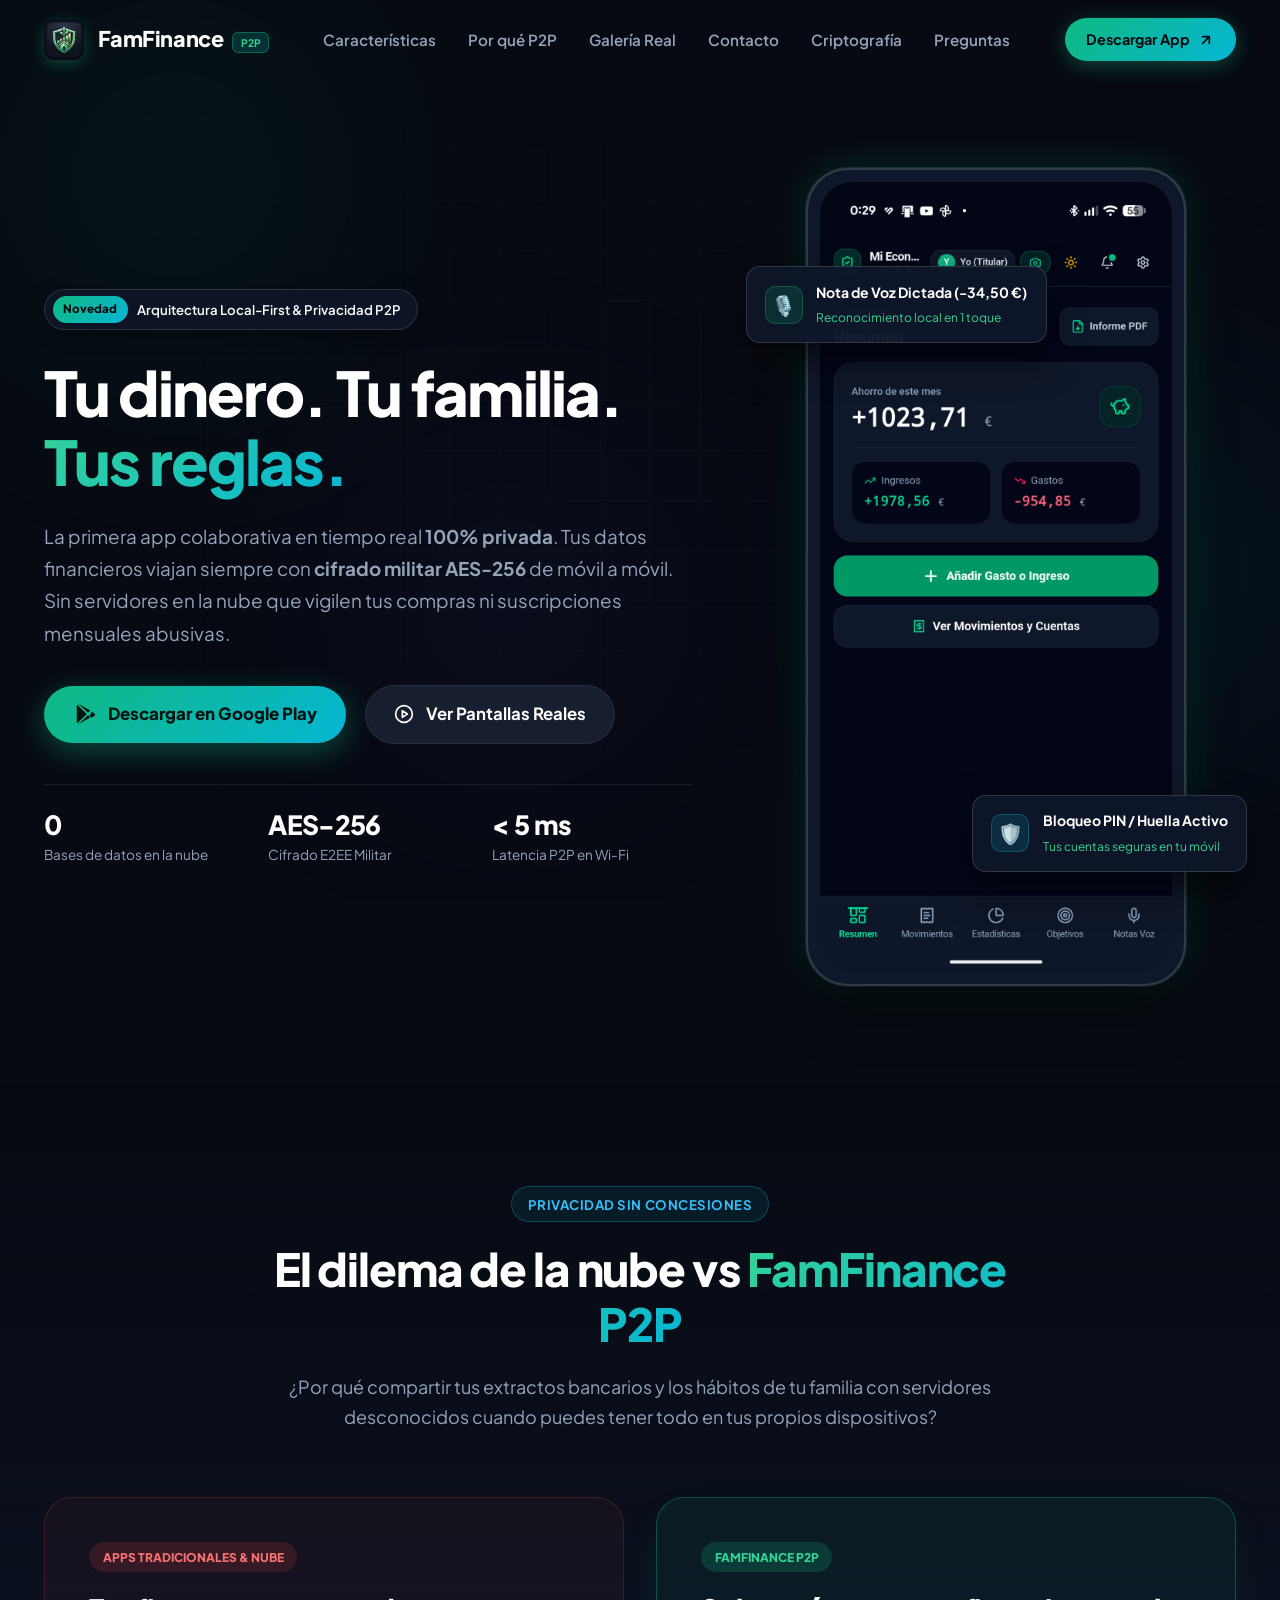
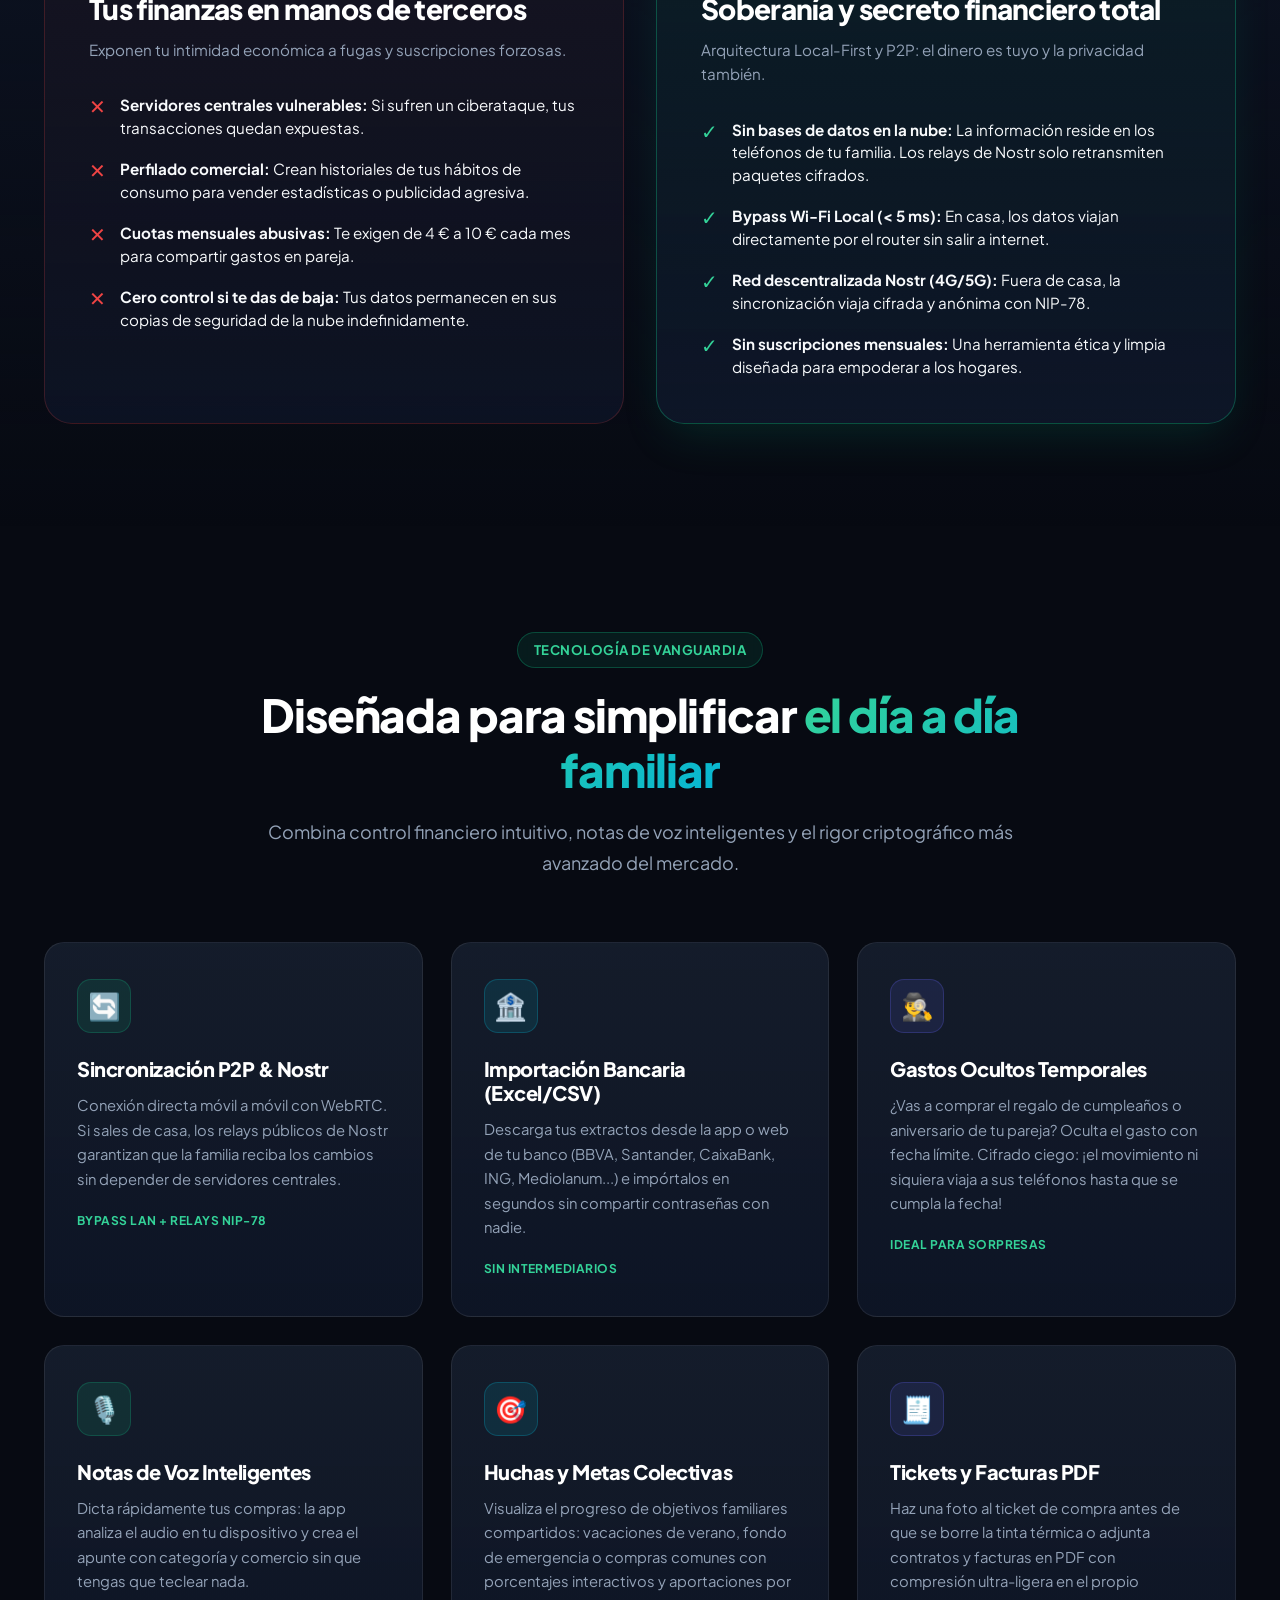
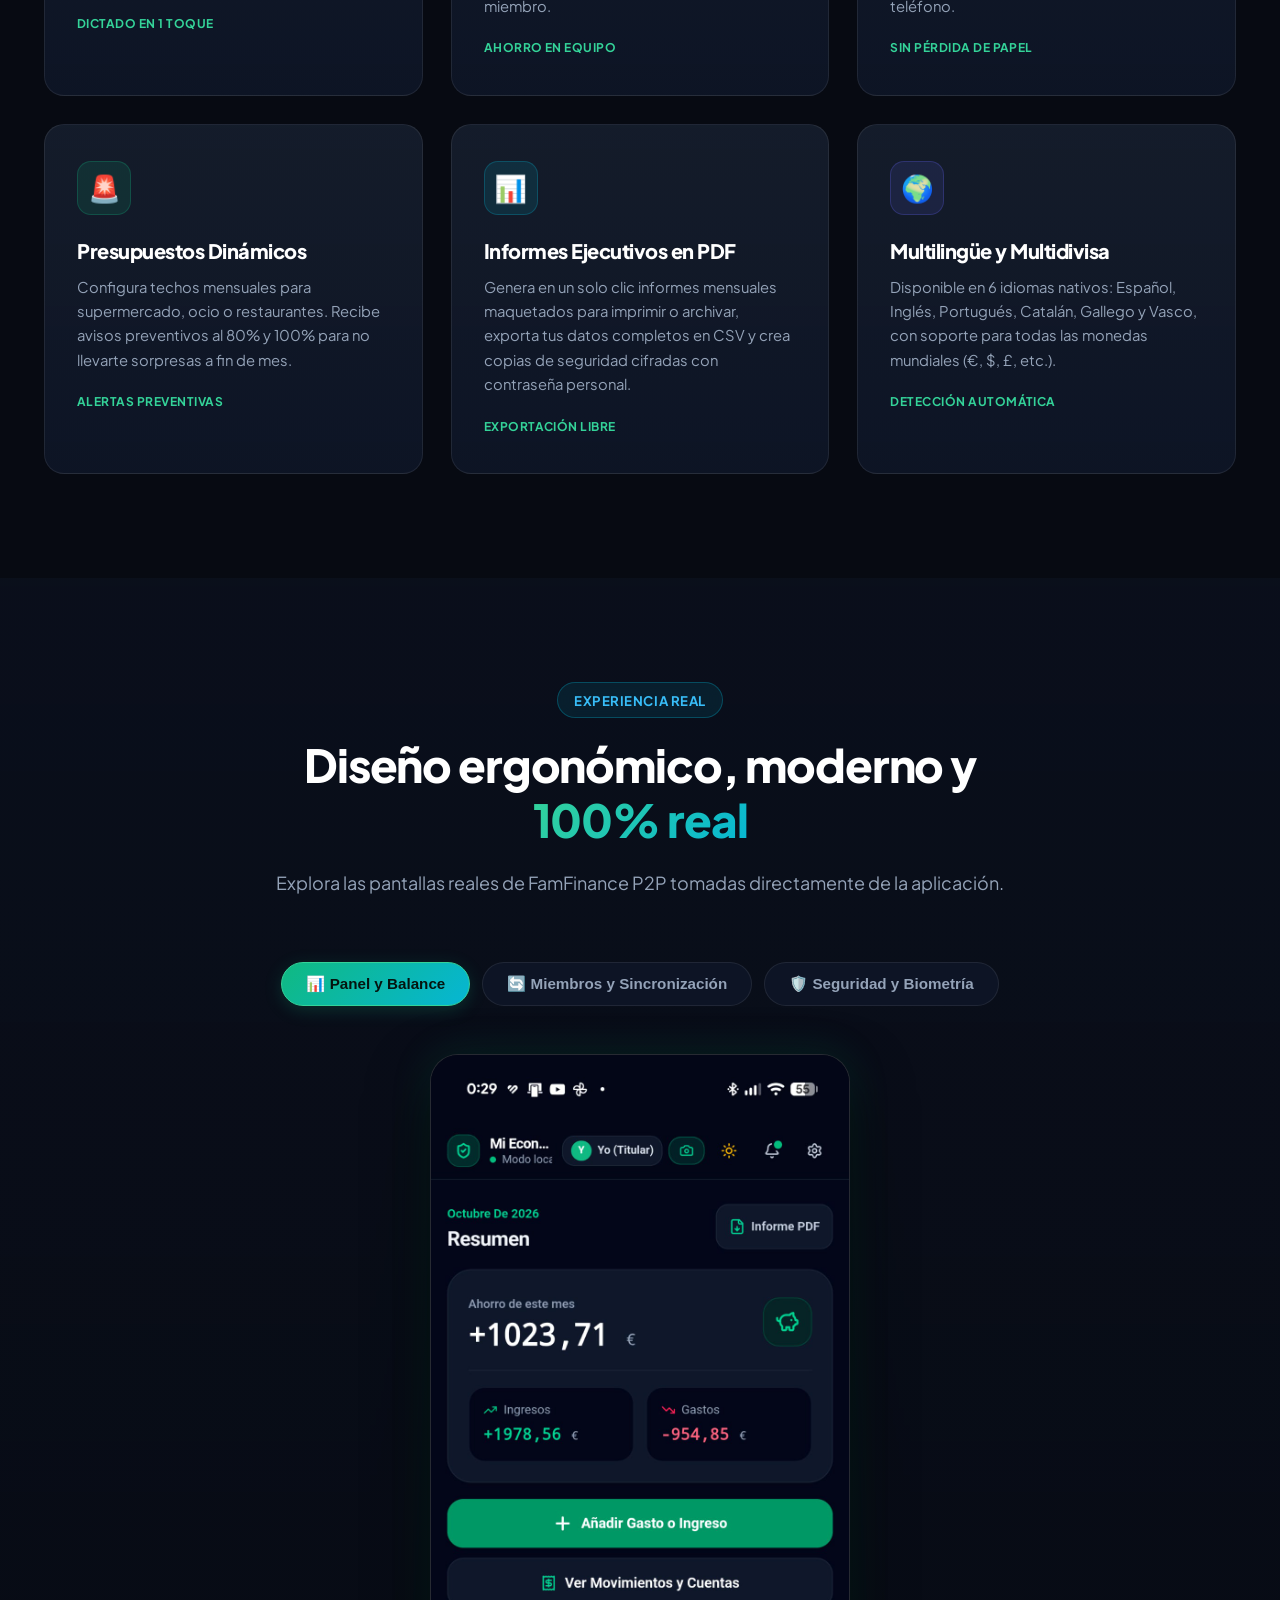
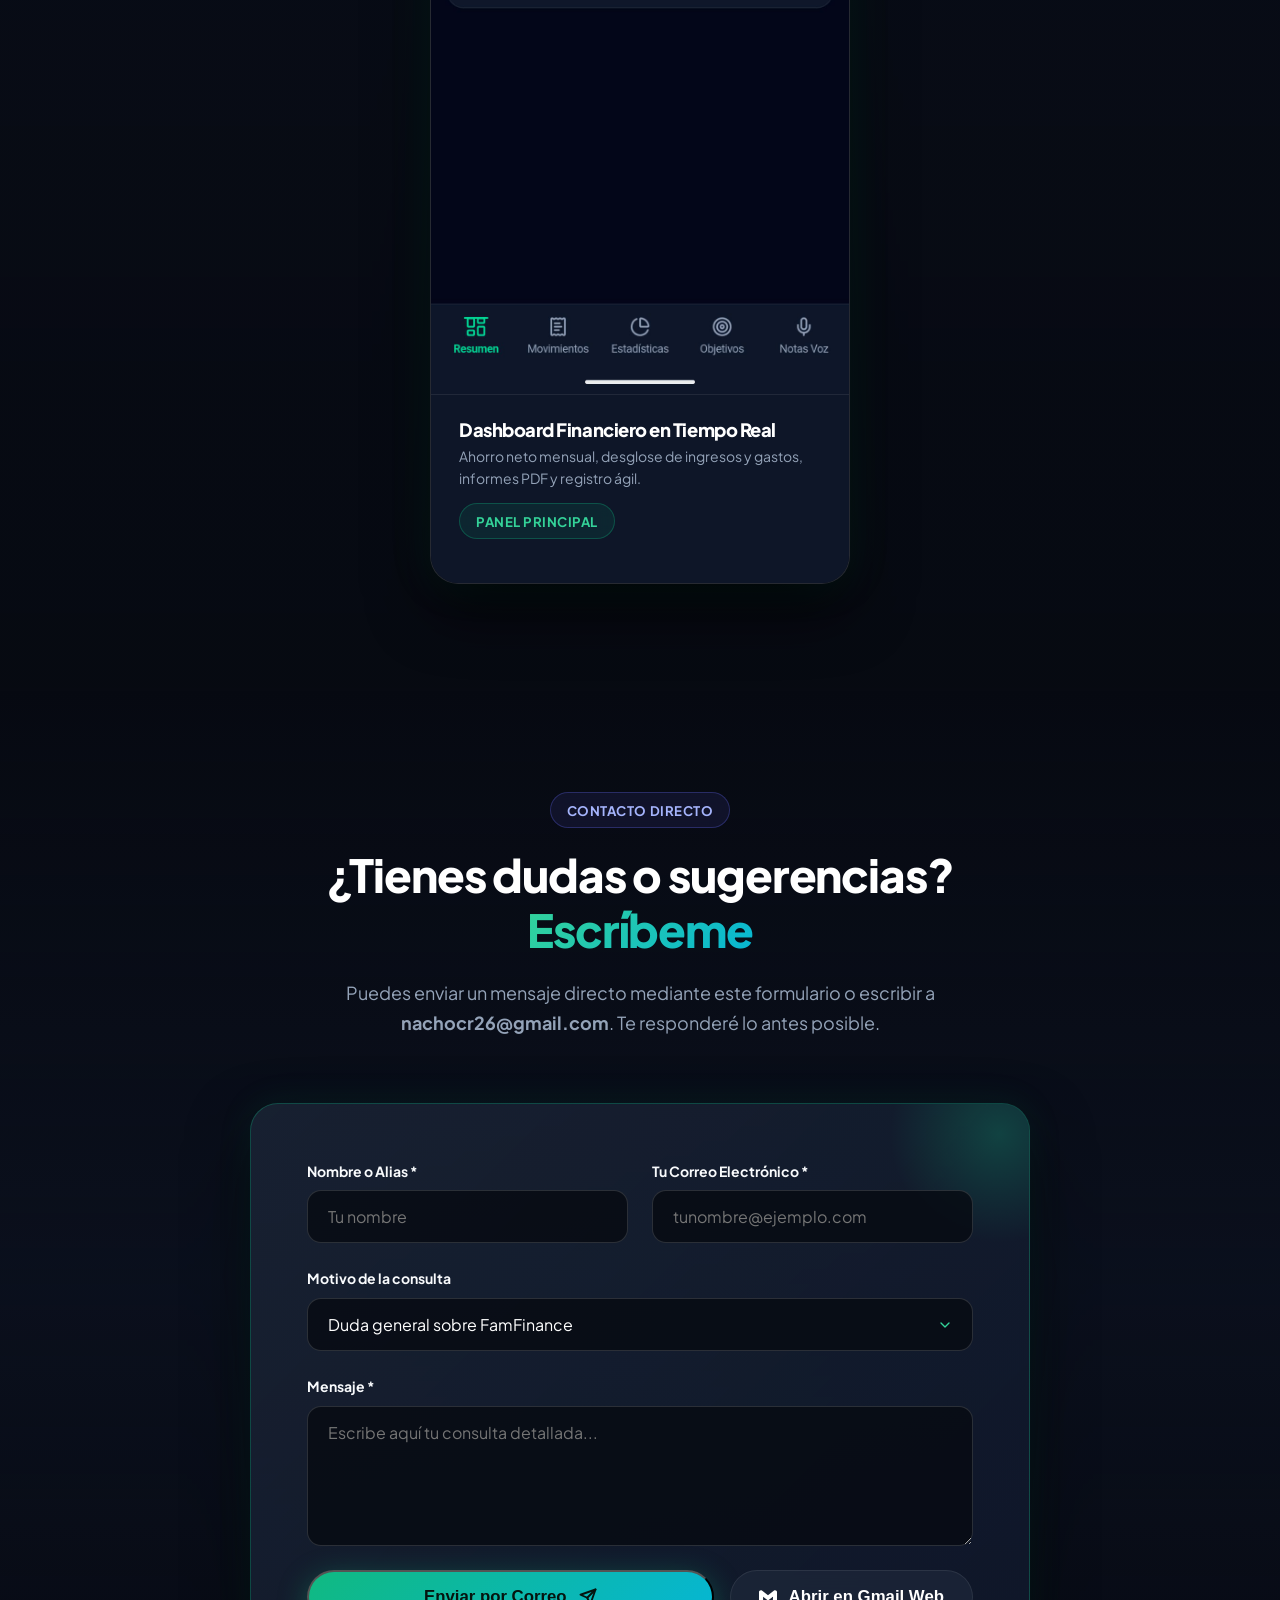
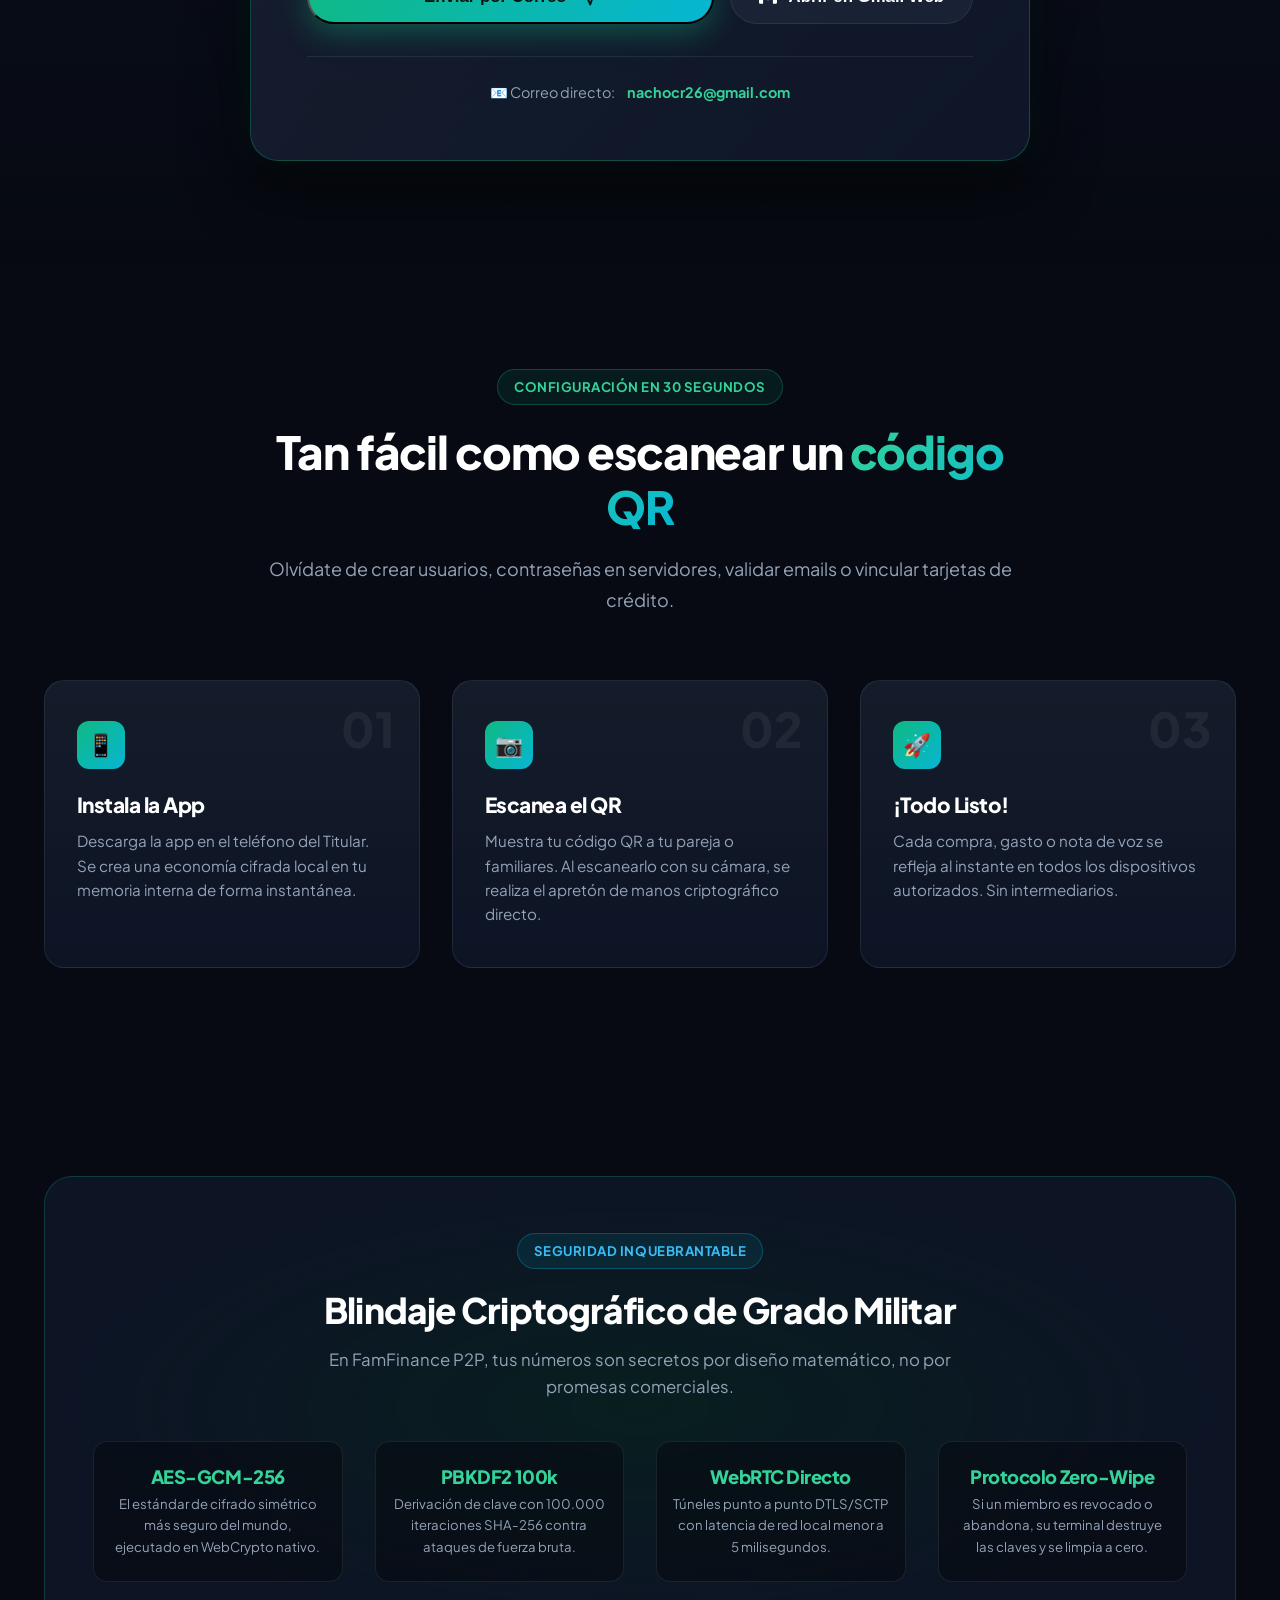
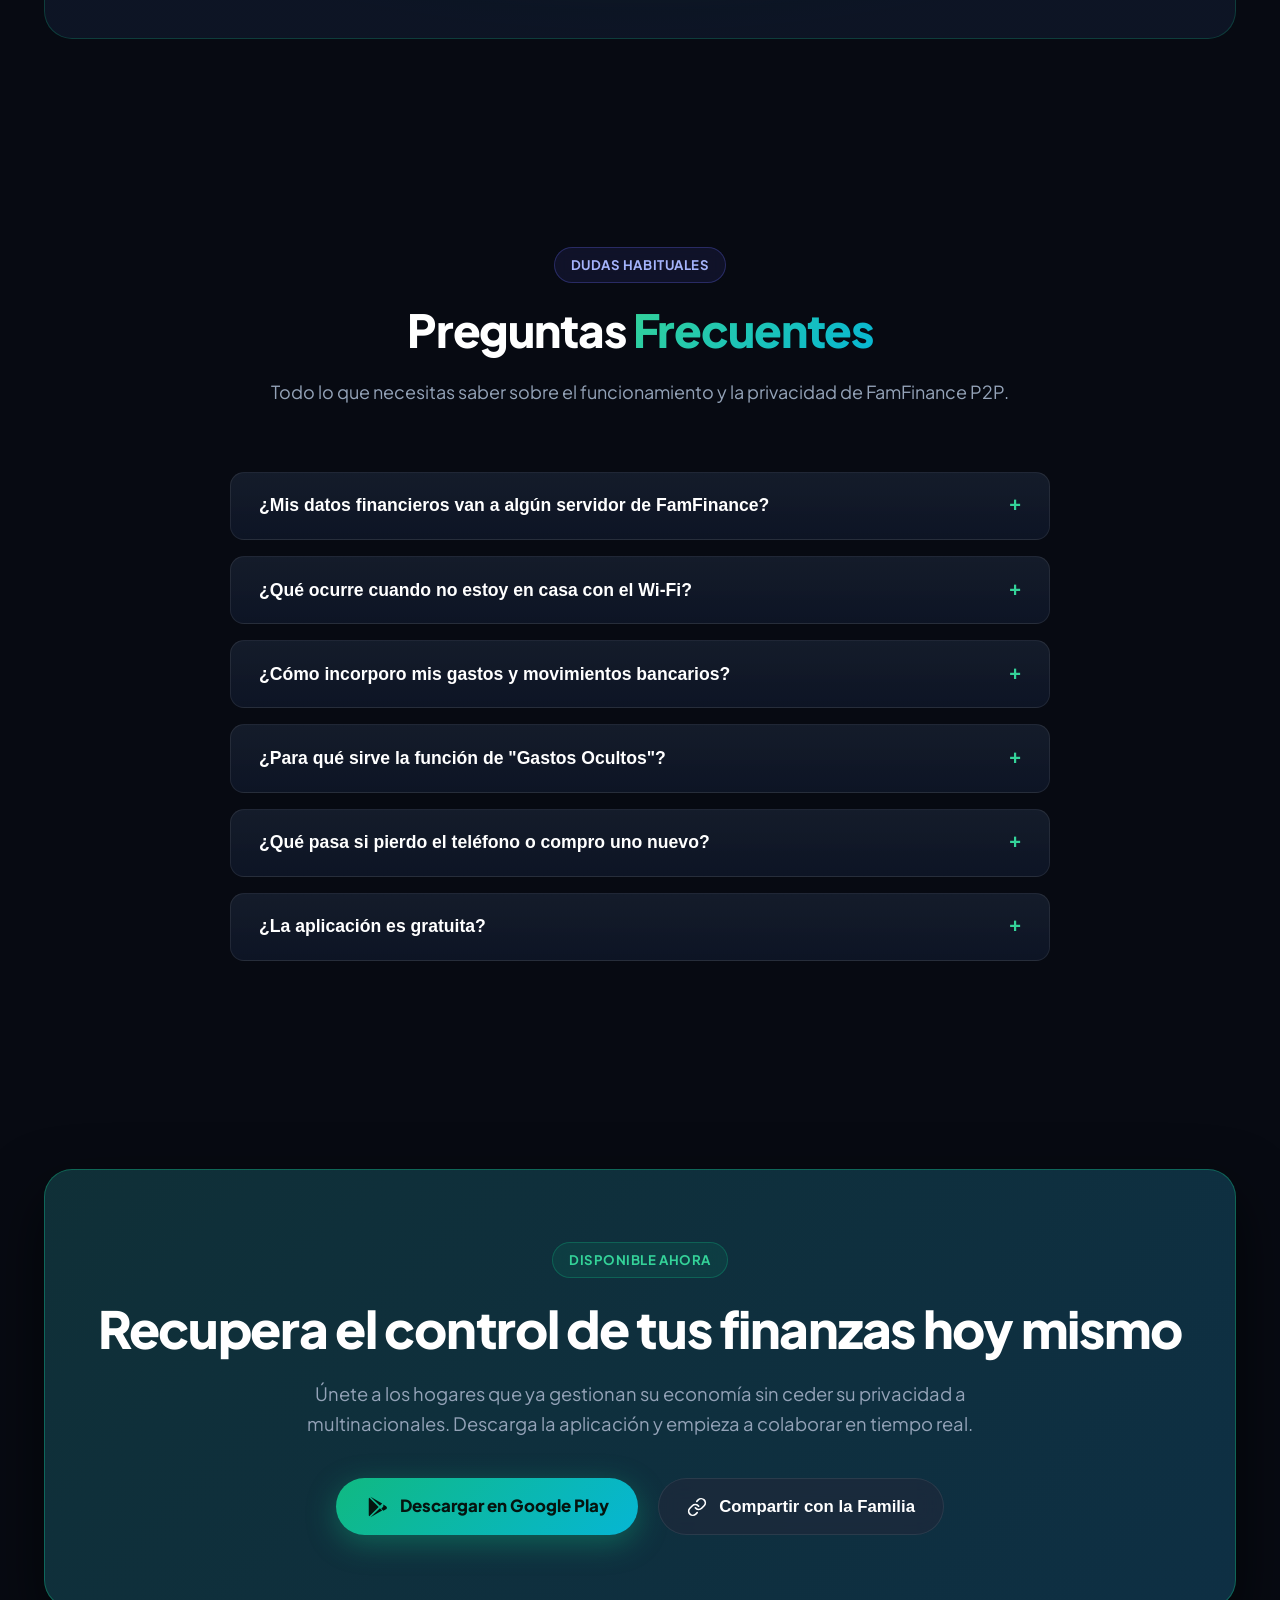
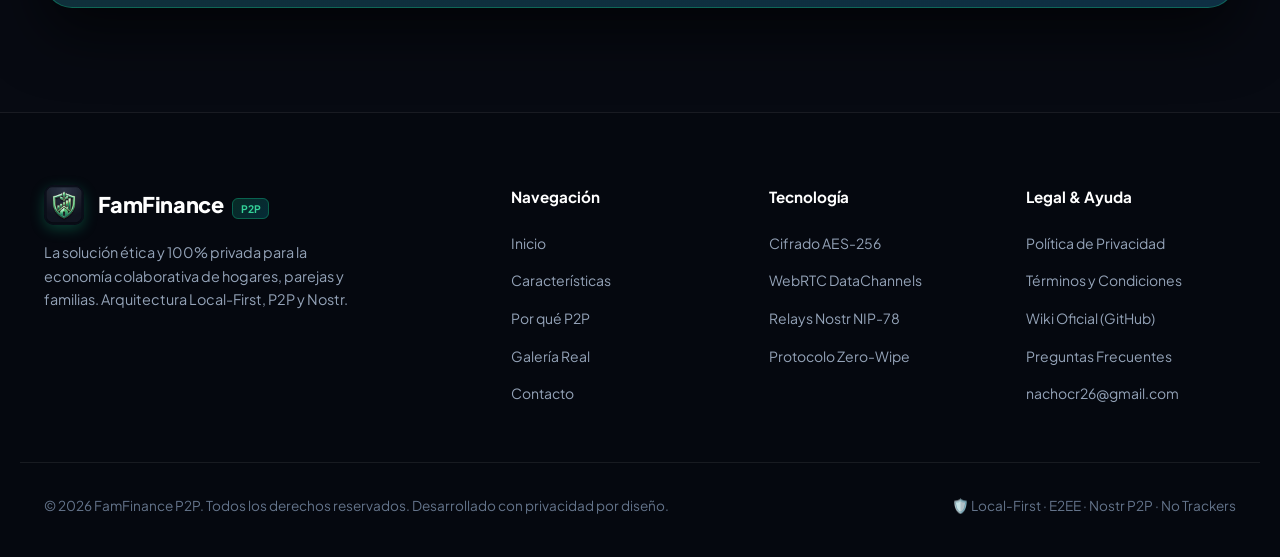
<file: index.html>
<!DOCTYPE html>
<html lang="es">
<head>
  <meta charset="UTF-8" />
  <meta name="viewport" content="width=device-width, initial-scale=1.0" />
  <title>FamFinance P2P — Tu dinero, tu familia, tus reglas | Finanzas Familiares 100% Privadas</title>
  
  <!-- SEO Meta Tags -->
  <meta name="description" content="FamFinance P2P es la primera app española de finanzas colaborativas en tiempo real 100% privada. Sin servidores centrales, con cifrado AES-256 de extremo a extremo, sincronización por Wi-Fi y Nostr, notas de voz inteligentes e importación de extractos bancarios." />
  <meta name="keywords" content="finanzas familiares, app gastos compartidos, finanzas privadas, p2p, local-first, nostr, cifrado aes-256, control de gastos parejas, importacion extractos bancarios, finanzas sin nube" />
  <meta name="author" content="FamFinance Team" />
  
  <!-- Open Graph / Facebook / WhatsApp -->
  <meta property="og:type" content="website" />
  <meta property="og:url" content="https://famfinance.app/" />
  <meta property="og:title" content="FamFinance P2P — La Revolución de la Economía Familiar Privada" />
  <meta property="og:description" content="Gestiona los gastos de tu hogar en tiempo real con tu pareja o familia. 100% privado, sin servidores en la nube y con sincronización directa de móvil a móvil." />
  <meta property="og:image" content="assets/banner.png" />

  <!-- Twitter Meta Tags -->
  <meta name="twitter:card" content="summary_large_image" />
  <meta name="twitter:title" content="FamFinance P2P — Tu Dinero, Tu Familia, Tus Reglas" />
  <meta name="twitter:description" content="Finanzas colaborativas sin servidores centrales. Cifrado militar AES-256, notas de voz y sincronización P2P directa." />
  <meta name="twitter:image" content="assets/banner.png" />

  <link rel="icon" type="image/png" href="assets/icon.png" />
  <link rel="preconnect" href="https://fonts.googleapis.com">
  <link rel="preconnect" href="https://fonts.gstatic.com" crossorigin>
  <link href="https://fonts.googleapis.com/css2?family=Plus+Jakarta+Sans:wght@400;500;600;700;800&display=swap" rel="stylesheet">
  <link rel="stylesheet" href="styles.css?v=2.4" />
  <style>
    /* Soporte garantizado de altura completa para FAQ sin dependencia de cache CSS */
    .faq-item {
      transition: all 0.3s ease !important;
    }
    .faq-item.active {
      border-color: rgba(16, 185, 129, 0.45) !important;
    }
    .faq-item.active .faq-answer {
      max-height: none !important;
      overflow: visible !important;
      padding-top: 0.25rem !important;
      padding-bottom: 2rem !important;
      display: block !important;
    }
    .faq-answer ul {
      margin: 0.6rem 0 0.8rem 1.25rem !important;
      padding-left: 0.5rem !important;
    }
    .faq-answer ul ul {
      margin: 0.35rem 0 0.4rem 1.25rem !important;
    }
    .faq-answer li {
      margin-bottom: 0.45rem !important;
      line-height: 1.65 !important;
    }
    .faq-answer p {
      margin-bottom: 0.75rem !important;
      line-height: 1.7 !important;
    }
  </style>
</head>
<body>

  <!-- Ambient Animated Lighting -->
  <div class="bg-ambient-lights" aria-hidden="true">
    <div class="ambient-orb orb-1"></div>
    <div class="ambient-orb orb-2"></div>
    <div class="ambient-orb orb-3"></div>
    <div class="bg-grid-overlay"></div>
  </div>

  <!-- Header / Navigation Bar -->
  <header>
    <nav class="site-nav" id="siteNavbar">
      <div class="container nav-container">
        <a href="#inicio" class="brand-logo" id="navLogo">
          <img src="assets/icon.png" alt="FamFinance Logo" class="logo-img" width="40" height="40" />
          <span>FamFinance <span class="brand-badge">P2P</span></span>
        </a>

        <ul class="nav-links" id="navLinks">
          <li><a href="#caracteristicas" class="nav-link">Características</a></li>
          <li><a href="#comparativa" class="nav-link">Por qué P2P</a></li>
          <li><a href="#capturas" class="nav-link">Galería Real</a></li>
          <li><a href="#contacto" class="nav-link">Contacto</a></li>
          <li><a href="#seguridad" class="nav-link">Criptografía</a></li>
          <li><a href="#faq" class="nav-link">Preguntas</a></li>
          <li class="mobile-menu-cta"><a href="#descarga" class="btn-primary" id="mobileNavCta">Descargar en Google Play</a></li>
        </ul>

        <div class="nav-actions">
          <a href="#descarga" class="btn-nav-cta" id="navCtaBtn">
            <span>Descargar App</span>
            <svg width="16" height="16" viewBox="0 0 24 24" fill="none" stroke="currentColor" stroke-width="2.5" stroke-linecap="round" stroke-linejoin="round"><path d="M7 17l9.2-9.2M17 17V7H7"/></svg>
          </a>
          <button class="mobile-toggle" id="mobileToggle" aria-label="Abrir menú de navegación">
            <svg width="24" height="24" viewBox="0 0 24 24" fill="none" stroke="currentColor" stroke-width="2"><path d="M4 6h16M4 12h16M4 18h16"/></svg>
          </button>
        </div>
      </div>
    </nav>
  </header>

  <main>
    <!-- HERO SECTION -->
    <section class="hero-section" id="inicio">
      <div class="container hero-grid">
        <div class="hero-content">
          <div class="hero-pill">
            <span class="hero-pill-badge">Novedad</span>
            <span>Arquitectura Local-First & Privacidad P2P</span>
          </div>

          <h1 class="hero-title">
            Tu dinero. Tu familia. <br />
            <span class="gradient-text">Tus reglas.</span>
          </h1>

          <p class="hero-description">
            La primera app colaborativa en tiempo real <strong>100% privada</strong>. Tus datos financieros viajan siempre con <strong>cifrado militar AES-256</strong> de móvil a móvil. Sin servidores en la nube que vigilen tus compras ni suscripciones mensuales abusivas.
          </p>

          <div class="hero-cta-group">
            <a href="#descarga" class="btn-primary" id="heroDownloadBtn">
              <svg width="22" height="22" viewBox="0 0 24 24" fill="currentColor"><path d="M3.609 1.814L13.793 12 3.61 22.186a2.057 2.057 0 0 1-.61-1.46V3.274c0-.573.227-1.1.609-1.46zM15.207 13.414l2.42 2.42-12.756 7.378 10.336-9.798zm2.42-5.242l-2.42 2.42L4.871.794l12.756 7.378zM18.89 9.336l2.96 1.71a1.91 1.91 0 0 1 0 3.308l-2.96 1.71-2.18-2.18 2.18-2.548z"/></svg>
              <span>Descargar en Google Play</span>
            </a>
            
            <a href="#capturas" class="btn-secondary" id="heroDemoBtn">
              <svg width="20" height="20" viewBox="0 0 24 24" fill="none" stroke="currentColor" stroke-width="2" stroke-linecap="round" stroke-linejoin="round"><circle cx="12" cy="12" r="10"/><polygon points="10 8 16 12 10 16 10 8"/></svg>
              <span>Ver Pantallas Reales</span>
            </a>
          </div>

          <div class="hero-stats">
            <div class="stat-item">
              <h4>0</h4>
              <p>Bases de datos en la nube</p>
            </div>
            <div class="stat-item">
              <h4>AES-256</h4>
              <p>Cifrado E2EE Militar</p>
            </div>
            <div class="stat-item">
              <h4>&lt; 5 ms</h4>
              <p>Latencia P2P en Wi-Fi</p>
            </div>
          </div>
        </div>

        <!-- Phone Mockup Visual (Real Screenshot) -->
        <div class="hero-visual">
          <div class="mockup-container">
            <!-- Floating Real App Card 1 -->
            <div class="floating-card card-top-left">
              <div class="float-content">
                <div class="float-icon emerald">🎙️</div>
                <div class="float-text">
                  <strong>Nota de Voz Dictada (-34,50 €)</strong>
                  <span>Reconocimiento local en 1 toque</span>
                </div>
              </div>
            </div>

            <!-- Floating Real App Card 2 -->
            <div class="floating-card card-bottom-right">
              <div class="float-content">
                <div class="float-icon cyan">🛡️</div>
                <div class="float-text">
                  <strong>Bloqueo PIN / Huella Activo</strong>
                  <span>Tus cuentas seguras en tu móvil</span>
                </div>
              </div>
            </div>

            <div class="phone-frame">
              <div class="phone-screen">
                <img src="assets/screenshot-dashboard.jpg" alt="Captura real del panel de control de FamFinance P2P" width="360" height="780" loading="eager" />
              </div>
            </div>
          </div>
        </div>
      </div>
    </section>

    <!-- COMPARISON SECTION: TRADITIONAL VS P2P -->
    <section class="comparison-section" id="comparativa">
      <div class="container">
        <div class="section-header">
          <div class="section-badge blue">Privacidad Sin Concesiones</div>
          <h2 class="section-title">El dilema de la nube vs <span class="gradient-text">FamFinance P2P</span></h2>
          <p class="section-subtitle">
            ¿Por qué compartir tus extractos bancarios y los hábitos de tu familia con servidores desconocidos cuando puedes tener todo en tus propios dispositivos?
          </p>
        </div>

        <div class="comparison-grid">
          <!-- Apps Tradicionales -->
          <div class="compare-card danger">
            <span class="compare-badge">Apps Tradicionales & Nube</span>
            <h3 class="compare-title">Tus finanzas en manos de terceros</h3>
            <p class="compare-desc">Exponen tu intimidad económica a fugas y suscripciones forzosas.</p>
            
            <ul class="compare-list">
              <li>
                <span class="icon-x">✕</span>
                <span><strong>Servidores centrales vulnerables:</strong> Si sufren un ciberataque, tus transacciones quedan expuestas.</span>
              </li>
              <li>
                <span class="icon-x">✕</span>
                <span><strong>Perfilado comercial:</strong> Crean historiales de tus hábitos de consumo para vender estadísticas o publicidad agresiva.</span>
              </li>
              <li>
                <span class="icon-x">✕</span>
                <span><strong>Cuotas mensuales abusivas:</strong> Te exigen de 4 € a 10 € cada mes para compartir gastos en pareja.</span>
              </li>
              <li>
                <span class="icon-x">✕</span>
                <span><strong>Cero control si te das de baja:</strong> Tus datos permanecen en sus copias de seguridad de la nube indefinidamente.</span>
              </li>
            </ul>
          </div>

          <!-- FamFinance P2P -->
          <div class="compare-card success">
            <span class="compare-badge">FamFinance P2P</span>
            <h3 class="compare-title">Soberanía y secreto financiero total</h3>
            <p class="compare-desc">Arquitectura Local-First y P2P: el dinero es tuyo y la privacidad también.</p>

            <ul class="compare-list">
              <li>
                <span class="icon-check">✓</span>
                <span><strong>Sin bases de datos en la nube:</strong> La información reside en los teléfonos de tu familia. Los relays de Nostr solo retransmiten paquetes cifrados.</span>
              </li>
              <li>
                <span class="icon-check">✓</span>
                <span><strong>Bypass Wi-Fi Local (&lt; 5 ms):</strong> En casa, los datos viajan directamente por el router sin salir a internet.</span>
              </li>
              <li>
                <span class="icon-check">✓</span>
                <span><strong>Red descentralizada Nostr (4G/5G):</strong> Fuera de casa, la sincronización viaja cifrada y anónima con NIP-78.</span>
              </li>
              <li>
                <span class="icon-check">✓</span>
                <span><strong>Sin suscripciones mensuales:</strong> Una herramienta ética y limpia diseñada para empoderar a los hogares.</span>
              </li>
            </ul>
          </div>
        </div>
      </div>
    </section>

    <!-- FEATURES SHOWCASE -->
    <section class="features-section" id="caracteristicas">
      <div class="container">
        <div class="section-header">
          <div class="section-badge">Tecnología de Vanguardia</div>
          <h2 class="section-title">Diseñada para simplificar <span class="gradient-text">el día a día familiar</span></h2>
          <p class="section-subtitle">
            Combina control financiero intuitivo, notas de voz inteligentes y el rigor criptográfico más avanzado del mercado.
          </p>
        </div>

        <div class="features-grid">
          <!-- Feature 1 -->
          <article class="feature-card">
            <div class="feature-icon-box">🔄</div>
            <h3>Sincronización P2P & Nostr</h3>
            <p>Conexión directa móvil a móvil con WebRTC. Si sales de casa, los relays públicos de Nostr garantizan que la familia reciba los cambios sin depender de servidores centrales.</p>
            <span class="feature-tag">Bypass LAN + Relays NIP-78</span>
          </article>

          <!-- Feature 2 -->
          <article class="feature-card">
            <div class="feature-icon-box cyan">🏦</div>
            <h3>Importación Bancaria (Excel/CSV)</h3>
            <p>Descarga tus extractos desde la app o web de tu banco (BBVA, Santander, CaixaBank, ING, Mediolanum...) e impórtalos en segundos sin compartir contraseñas con nadie.</p>
            <span class="feature-tag">Sin Intermediarios</span>
          </article>

          <!-- Feature 3 -->
          <article class="feature-card">
            <div class="feature-icon-box indigo">🕵️‍♂️</div>
            <h3>Gastos Ocultos Temporales</h3>
            <p>¿Vas a comprar el regalo de cumpleaños o aniversario de tu pareja? Oculta el gasto con fecha límite. Cifrado ciego: ¡el movimiento ni siquiera viaja a sus teléfonos hasta que se cumpla la fecha!</p>
            <span class="feature-tag">Ideal para Sorpresas</span>
          </article>

          <!-- Feature 4 -->
          <article class="feature-card">
            <div class="feature-icon-box">🎙️</div>
            <h3>Notas de Voz Inteligentes</h3>
            <p>Dicta rápidamente tus compras: la app analiza el audio en tu dispositivo y crea el apunte con categoría y comercio sin que tengas que teclear nada.</p>
            <span class="feature-tag">Dictado en 1 Toque</span>
          </article>

          <!-- Feature 5 -->
          <article class="feature-card">
            <div class="feature-icon-box cyan">🎯</div>
            <h3>Huchas y Metas Colectivas</h3>
            <p>Visualiza el progreso de objetivos familiares compartidos: vacaciones de verano, fondo de emergencia o compras comunes con porcentajes interactivos y aportaciones por miembro.</p>
            <span class="feature-tag">Ahorro en Equipo</span>
          </article>

          <!-- Feature 6 -->
          <article class="feature-card">
            <div class="feature-icon-box indigo">🧾</div>
            <h3>Tickets y Facturas PDF</h3>
            <p>Haz una foto al ticket de compra antes de que se borre la tinta térmica o adjunta contratos y facturas en PDF con compresión ultra-ligera en el propio teléfono.</p>
            <span class="feature-tag">Sin Pérdida de Papel</span>
          </article>

          <!-- Feature 7 -->
          <article class="feature-card">
            <div class="feature-icon-box">🚨</div>
            <h3>Presupuestos Dinámicos</h3>
            <p>Configura techos mensuales para supermercado, ocio o restaurantes. Recibe avisos preventivos al 80% y 100% para no llevarte sorpresas a fin de mes.</p>
            <span class="feature-tag">Alertas Preventivas</span>
          </article>

          <!-- Feature 8 -->
          <article class="feature-card">
            <div class="feature-icon-box cyan">📊</div>
            <h3>Informes Ejecutivos en PDF</h3>
            <p>Genera en un solo clic informes mensuales maquetados para imprimir o archivar, exporta tus datos completos en CSV y crea copias de seguridad cifradas con contraseña personal.</p>
            <span class="feature-tag">Exportación Libre</span>
          </article>

          <!-- Feature 9 -->
          <article class="feature-card">
            <div class="feature-icon-box indigo">🌍</div>
            <h3>Multilingüe y Multidivisa</h3>
            <p>Disponible en 6 idiomas nativos: Español, Inglés, Portugués, Catalán, Gallego y Vasco, con soporte para todas las monedas mundiales (€, $, £, etc.).</p>
            <span class="feature-tag">Detección Automática</span>
          </article>
        </div>
      </div>
    </section>

    <!-- REAL SCREENSHOTS GALLERY -->
    <section class="gallery-section" id="capturas">
      <div class="container">
        <div class="section-header">
          <div class="section-badge blue">Experiencia Real</div>
          <h2 class="section-title">Diseño ergonómico, moderno y <span class="gradient-text">100% real</span></h2>
          <p class="section-subtitle">
            Explora las pantallas reales de FamFinance P2P tomadas directamente de la aplicación.
          </p>
        </div>

        <div class="tabs-container">
          <button class="tab-btn active" data-target="viewDashboard">
            <span>📊 Panel y Balance</span>
          </button>
          <button class="tab-btn" data-target="viewP2p">
            <span>🔄 Miembros y Sincronización</span>
          </button>
          <button class="tab-btn" data-target="viewBanks">
            <span>🛡️ Seguridad y Biometría</span>
          </button>
        </div>

        <div class="gallery-display">
          <!-- View 1: Real Dashboard -->
          <div class="gallery-view active" id="viewDashboard">
            <img src="assets/screenshot-dashboard.jpg" alt="Captura real del panel de balance de FamFinance" width="900" height="1950" loading="lazy" />
            <div class="gallery-caption">
              <div>
                <h4>Dashboard Financiero en Tiempo Real</h4>
                <p>Ahorro neto mensual, desglose de ingresos y gastos, informes PDF y registro ágil.</p>
              </div>
              <span class="section-badge">Panel Principal</span>
            </div>
          </div>

          <!-- View 2: Real P2P Members -->
          <div class="gallery-view" id="viewP2p">
            <img src="assets/screenshot-p2p.jpg" alt="Captura real de gestión de miembros y vínculo QR" width="900" height="1950" loading="lazy" />
            <div class="gallery-caption">
              <div>
                <h4>Vínculo Familiar Instantáneo por Código QR</h4>
                <p>Emparejamiento directo entre teléfonos autorizados por el Titular sin servidores centrales.</p>
              </div>
              <span class="section-badge blue">Red P2P</span>
            </div>
          </div>

          <!-- View 3: Real Security & Biometrics -->
          <div class="gallery-view" id="viewBanks">
            <img src="assets/screenshot-banks.jpg" alt="Captura real de ajustes de seguridad, bloqueo con huella y configuración" width="900" height="1950" loading="lazy" />
            <div class="gallery-caption">
              <div>
                <h4>Protección Biométrica y Control del Hogar</h4>
                <p>Bloqueo con huella dactilar o PIN local, moneda, modo oscuro y copias de seguridad cifradas.</p>
              </div>
              <span class="section-badge purple">Blindaje Local</span>
            </div>
          </div>
        </div>
      </div>
    </section>

    <!-- CONTACT FORM SECTION -->
    <section class="contact-section" id="contacto">
      <div class="container">
        <div class="section-header">
          <div class="section-badge purple">Contacto Directo</div>
          <h2 class="section-title">¿Tienes dudas o sugerencias? <span class="gradient-text">Escríbeme</span></h2>
          <p class="section-subtitle">
            Puedes enviar un mensaje directo mediante este formulario o escribir a <strong>nachocr26@gmail.com</strong>. Te responderé lo antes posible.
          </p>
        </div>

        <div class="contact-card">
          <form class="contact-form" id="contactForm">
            <div class="form-row">
              <div class="form-group">
                <label for="contactName" class="form-label">Nombre o Alias *</label>
                <input type="text" id="contactName" name="name" class="form-input" placeholder="Tu nombre" required />
              </div>

              <div class="form-group">
                <label for="contactEmail" class="form-label">Tu Correo Electrónico *</label>
                <input type="email" id="contactEmail" name="email" class="form-input" placeholder="tunombre@ejemplo.com" required />
              </div>
            </div>

            <div class="form-group">
              <label for="contactSubject" class="form-label">Motivo de la consulta</label>
              <select id="contactSubject" name="subject" class="form-select">
                <option value="Duda general sobre FamFinance">Duda general sobre FamFinance</option>
                <option value="Sugerencia de nueva funcionalidad">Sugerencia de nueva funcionalidad</option>
                <option value="Pregunta sobre privacidad o seguridad">Pregunta sobre privacidad o seguridad</option>
                <option value="Problema técnico o reporte de fallo">Problema técnico o reporte de fallo</option>
                <option value="Otro motivo">Otro motivo</option>
              </select>
            </div>

            <div class="form-group">
              <label for="contactMessage" class="form-label">Mensaje *</label>
              <textarea id="contactMessage" name="message" class="form-textarea" placeholder="Escribe aquí tu consulta detallada..." required></textarea>
            </div>

            <div class="contact-buttons-row">
              <button type="submit" class="btn-primary" id="btnSubmitContact" style="flex: 1;">
                <span>Enviar por Correo</span>
                <svg width="18" height="18" viewBox="0 0 24 24" fill="none" stroke="currentColor" stroke-width="2.5" stroke-linecap="round" stroke-linejoin="round"><path d="M22 2L11 13"/><path d="M22 2l-7 20-4-9-9-4 20-7z"/></svg>
              </button>

              <button type="button" class="btn-secondary" id="btnGmailWeb">
                <svg width="18" height="18" viewBox="0 0 24 24" fill="currentColor"><path d="M24 5.457v13.909c0 .904-.732 1.636-1.636 1.636h-3.819V11.73L12 16.64l-6.545-4.91v9.273H1.636A1.636 1.636 0 0 1 0 19.366V5.457c0-2.023 2.309-3.178 3.927-1.964L12 9.545l8.073-6.052C21.69 2.279 24 3.434 24 5.457z"/></svg>
                <span>Abrir en Gmail Web</span>
              </button>
            </div>

            <div class="contact-alert success" id="contactSuccess"></div>
            <div class="contact-alert error" id="contactError"></div>
          </form>

          <div class="contact-direct-info">
            <span>📧 Correo directo:</span>
            <a href="mailto:nachocr26@gmail.com" style="color: var(--emerald-light); font-weight: 700;">nachocr26@gmail.com</a>
          </div>
        </div>
      </div>
    </section>

    <!-- HOW IT WORKS -->
    <section class="steps-section" id="como-funciona">
      <div class="container">
        <div class="section-header">
          <div class="section-badge">Configuración en 30 Segundos</div>
          <h2 class="section-title">Tan fácil como escanear un <span class="gradient-text">código QR</span></h2>
          <p class="section-subtitle">
            Olvídate de crear usuarios, contraseñas en servidores, validar emails o vincular tarjetas de crédito.
          </p>
        </div>

        <div class="steps-grid">
          <div class="step-card">
            <span class="step-number">01</span>
            <div class="step-icon">📱</div>
            <h3>Instala la App</h3>
            <p>Descarga la app en el teléfono del Titular. Se crea una economía cifrada local en tu memoria interna de forma instantánea.</p>
          </div>

          <div class="step-card">
            <span class="step-number">02</span>
            <div class="step-icon">📷</div>
            <h3>Escanea el QR</h3>
            <p>Muestra tu código QR a tu pareja o familiares. Al escanearlo con su cámara, se realiza el apretón de manos criptográfico directo.</p>
          </div>

          <div class="step-card">
            <span class="step-number">03</span>
            <div class="step-icon">🚀</div>
            <h3>¡Todo Listo!</h3>
            <p>Cada compra, gasto o nota de voz se refleja al instante en todos los dispositivos autorizados. Sin intermediarios.</p>
          </div>
        </div>
      </div>
    </section>

    <!-- CRYPTOGRAPHY & SECURITY -->
    <section class="security-section" id="seguridad">
      <div class="container">
        <div class="security-banner">
          <div style="text-align: center; max-width: 680px; margin: 0 auto;">
            <div class="section-badge blue">Seguridad Inquebrantable</div>
            <h2 style="font-size: 2.2rem; margin-bottom: 1rem;">Blindaje Criptográfico de Grado Militar</h2>
            <p style="color: var(--text-secondary); font-size: 1.05rem;">
              En FamFinance P2P, tus números son secretos por diseño matemático, no por promesas comerciales.
            </p>
          </div>

          <div class="security-grid">
            <div class="sec-pill">
              <h4>AES-GCM-256</h4>
              <p>El estándar de cifrado simétrico más seguro del mundo, ejecutado en WebCrypto nativo.</p>
            </div>

            <div class="sec-pill">
              <h4>PBKDF2 100k</h4>
              <p>Derivación de clave con 100.000 iteraciones SHA-256 contra ataques de fuerza bruta.</p>
            </div>

            <div class="sec-pill">
              <h4>WebRTC Directo</h4>
              <p>Túneles punto a punto DTLS/SCTP con latencia de red local menor a 5 milisegundos.</p>
            </div>

            <div class="sec-pill">
              <h4>Protocolo Zero-Wipe</h4>
              <p>Si un miembro es revocado o abandona, su terminal destruye las claves y se limpia a cero.</p>
            </div>
          </div>
        </div>
      </div>
    </section>

    <!-- FAQ SECTION -->
    <section class="faq-section" id="faq">
      <div class="container">
        <div class="section-header">
          <div class="section-badge purple">Dudas Habituales</div>
          <h2 class="section-title">Preguntas <span class="gradient-text">Frecuentes</span></h2>
          <p class="section-subtitle">
            Todo lo que necesitas saber sobre el funcionamiento y la privacidad de FamFinance P2P.
          </p>
        </div>

        <div class="faq-container">
          <!-- FAQ 1 -->
          <div class="faq-item">
            <button class="faq-question">
              <span>¿Mis datos financieros van a algún servidor de FamFinance?</span>
              <span class="faq-icon">+</span>
            </button>
            <div class="faq-answer">
              <p><strong>Absolutamente no.</strong> FamFinance P2P no tiene servidor propio ni base de datos central en la nube. Tus datos se guardan exclusivamente en el almacenamiento físico de los teléfonos de tu familia. Ni siquiera los desarrolladores de la app tenemos forma de acceder o conocer tus gastos.</p>
            </div>
          </div>

          <!-- FAQ 2 -->
          <div class="faq-item">
            <button class="faq-question">
              <span>¿Qué ocurre cuando no estoy en casa con el Wi-Fi?</span>
              <span class="faq-icon">+</span>
            </button>
            <div class="faq-answer">
              <p>Cuando estás fuera de casa en 4G o 5G, la aplicación utiliza la red pública y descentralizada de relays de <strong>Nostr</strong> mediante eventos efímeros cifrados (NIP-78). Los paquetes viajan con un identificador ciego que nadie puede descifrar, y en cuanto vuelves a la red local se reactiva el bypass P2P directo.</p>
            </div>
          </div>

          <!-- FAQ 3 -->
          <div class="faq-item">
            <button class="faq-question">
              <span>¿Cómo incorporo mis gastos y movimientos bancarios?</span>
              <span class="faq-icon">+</span>
            </button>
            <div class="faq-answer">
              <p>Puedes registrar compras sobre la marcha dictándolas con tu voz, fotografiando tickets y facturas en PDF, o importando directamente extractos en formato Excel (XLSX) o CSV descargados desde la app o web de tu banco. FamFinance nunca te pide contraseñas bancarias: tú mantienes el control absoluto.</p>
            </div>
          </div>

          <!-- FAQ 4 -->
          <div class="faq-item">
            <button class="faq-question">
              <span>¿Para qué sirve la función de "Gastos Ocultos"?</span>
              <span class="faq-icon">+</span>
            </button>
            <div class="faq-answer">
              <p>Está diseñada para regalos o sorpresas familiares. Como Titular, puedes registrar una compra marcándola como oculta con una fecha límite (por ejemplo, el día del cumpleaños). Criptográficamente, el gasto se retiene y <strong>ni siquiera viaja</strong> a los teléfonos de los otros miembros hasta que se cumpla la fecha de revelación.</p>
            </div>
          </div>

          <!-- FAQ 5 -->
          <div class="faq-item">
            <button class="faq-question">
              <span>¿Qué pasa si pierdo el teléfono o compro uno nuevo?</span>
              <span class="faq-icon">+</span>
            </button>
            <div class="faq-answer">
              <p>Al ser un sistema colaborativo, la base contable completa sigue residiendo en los teléfonos del resto de tu familia. Solo tienes que instalar la app en el nuevo teléfono y volver a vincularte por QR. Además, puedes generar en cualquier momento una copia de seguridad cifrada con tu propia contraseña personal.</p>
            </div>
          </div>

          <!-- FAQ 6 -->
          <div class="faq-item">
            <button class="faq-question">
              <span>¿La aplicación es gratuita?</span>
              <span class="faq-icon">+</span>
            </button>
            <div class="faq-answer">
              <p><strong>Sí, FamFinance es de descarga y uso 100% gratuito</strong> con todas las funciones esenciales operativas: registro colaborativo de gastos e ingresos, presupuestos por categorías, importación de extractos bancarios en Excel/CSV y sincronización P2P descentralizada ilimitada (financiada mediante un discreto banner publicitario que no obstaculiza saldos ni botones).</p>
              <p>Además, para disfrutar de la experiencia más completa:</p>
              <ul>
                <li><strong>Periodo de prueba de 90 días:</strong> Al instalar la aplicación, disfrutas de 90 días de prueba gratuita con todos los módulos y herramientas avanzadas activas al 100%, sin compromiso y <strong>sin necesidad de introducir ninguna tarjeta de crédito ni método de pago</strong>.</li>
                <li><strong>Sin cuotas mensuales ni suscripciones recurrentes:</strong> En FamFinance <strong>no existen pagos periódicos obligatorios</strong>. Todas las opciones son de <strong>compra única de por vida (Lifetime)</strong> gestionadas de forma 100% segura mediante Google Play (los precios vigentes pueden consultarse directamente en la ficha y pasarela de Google Play):
                  <ul>
                    <li><strong>FamFinance Sin Anuncios (Lifetime):</strong> Elimina permanentemente toda la publicidad para ti y para todo tu grupo familiar.</li>
                    <li><strong>Pack Todo Incluido (Lifetime):</strong> Desbloquea todos los módulos avanzados actuales y futuros (transacciones periódicas, dictado de gastos por voz con IA, adjuntos de tiques/facturas en PDF o foto, widgets de inicio, etc.) y elimina la publicidad para siempre.</li>
                    <li><strong>Módulos individuales a la carta:</strong> Para quien únicamente desee una funcionalidad puntual.</li>
                  </ul>
                </li>
                <li><strong>Beneficio Familiar Compartido (1 compra para toda la familia):</strong> Si el Titular de la familia adquiere el Pack o la versión sin anuncios, la licencia se transmite criptográficamente a todos los miembros del hogar <strong>sin coste adicional</strong>.</li>
                <li><strong>Tus datos siempre a salvo:</strong> Al finalizar los 90 días de prueba o si decides no adquirir ningún módulo, <strong>jamás perderás tus datos ni tus transacciones</strong>. Podrás seguir gestionando tu economía familiar con la versión gratuita estándar de por vida.</li>
              </ul>
            </div>
          </div>
        </div>
      </div>
    </section>

    <!-- FINAL DOWNLOAD CTA -->
    <section class="cta-section" id="descarga">
      <div class="container">
        <div class="cta-box">
          <div class="section-badge">Disponible Ahora</div>
          <h2>Recupera el control de tus finanzas hoy mismo</h2>
          <p>
            Únete a los hogares que ya gestionan su economía sin ceder su privacidad a multinacionales. Descarga la aplicación y empieza a colaborar en tiempo real.
          </p>

          <div class="cta-buttons">
            <a href="https://play.google.com/store/apps/details?id=com.famfinance.p2p" class="btn-primary" target="_blank" rel="noopener noreferrer">
              <svg width="22" height="22" viewBox="0 0 24 24" fill="currentColor"><path d="M3.609 1.814L13.793 12 3.61 22.186a2.057 2.057 0 0 1-.61-1.46V3.274c0-.573.227-1.1.609-1.46zM15.207 13.414l2.42 2.42-12.756 7.378 10.336-9.798zm2.42-5.242l-2.42 2.42L4.871.794l12.756 7.378zM18.89 9.336l2.96 1.71a1.91 1.91 0 0 1 0 3.308l-2.96 1.71-2.18-2.18 2.18-2.548z"/></svg>
              <span>Descargar en Google Play</span>
            </a>

            <button class="btn-secondary" onclick="window.copyShareLink()">
              <svg width="20" height="20" viewBox="0 0 24 24" fill="none" stroke="currentColor" stroke-width="2" stroke-linecap="round" stroke-linejoin="round"><path d="M10 13a5 5 0 0 0 7.54.54l3-3a5 5 0 0 0-7.07-7.07l-1.72 1.71"/><path d="M14 11a5 5 0 0 0-7.54-.54l-3 3a5 5 0 0 0 7.07 7.07l1.71-1.71"/></svg>
              <span>Compartir con la Familia</span>
            </button>
          </div>
        </div>
      </div>
    </section>
  </main>

  <!-- FOOTER -->
  <footer class="site-footer">
    <div class="container footer-grid">
      <div class="footer-brand">
        <a href="#inicio" class="brand-logo">
          <img src="assets/icon.png" alt="FamFinance Logo" class="logo-img" width="34" height="34" />
          <span>FamFinance <span class="brand-badge">P2P</span></span>
        </a>
        <p>
          La solución ética y 100% privada para la economía colaborativa de hogares, parejas y familias. Arquitectura Local-First, P2P y Nostr.
        </p>
      </div>

      <div class="footer-col">
        <h5>Navegación</h5>
        <ul class="footer-links">
          <li><a href="#inicio">Inicio</a></li>
          <li><a href="#caracteristicas">Características</a></li>
          <li><a href="#comparativa">Por qué P2P</a></li>
          <li><a href="#capturas">Galería Real</a></li>
          <li><a href="#contacto">Contacto</a></li>
        </ul>
      </div>

      <div class="footer-col">
        <h5>Tecnología</h5>
        <ul class="footer-links">
          <li><a href="#seguridad">Cifrado AES-256</a></li>
          <li><a href="#seguridad">WebRTC DataChannels</a></li>
          <li><a href="#seguridad">Relays Nostr NIP-78</a></li>
          <li><a href="#seguridad">Protocolo Zero-Wipe</a></li>
        </ul>
      </div>

      <div class="footer-col">
        <h5>Legal & Ayuda</h5>
        <ul class="footer-links">
          <li><a href="politica-privacidad.html">Política de Privacidad</a></li>
          <li><a href="terminos-condiciones.html">Términos y Condiciones</a></li>
          <li><a href="https://github.com/nachocr26/Politica_privacidad/wiki/Politica-privacidad.html" target="_blank" rel="noopener noreferrer">Wiki Oficial (GitHub)</a></li>
          <li><a href="#faq">Preguntas Frecuentes</a></li>
          <li><a href="mailto:nachocr26@gmail.com">nachocr26@gmail.com</a></li>
        </ul>
      </div>
    </div>

    <div class="container footer-bottom">
      <p>&copy; 2026 FamFinance P2P. Todos los derechos reservados. Desarrollado con privacidad por diseño.</p>
      <p>🛡️ Local-First · E2EE · Nostr P2P · No Trackers</p>
    </div>
  </footer>

  <script src="script.js?v=2.4"></script>
</body>
</html>
</file>
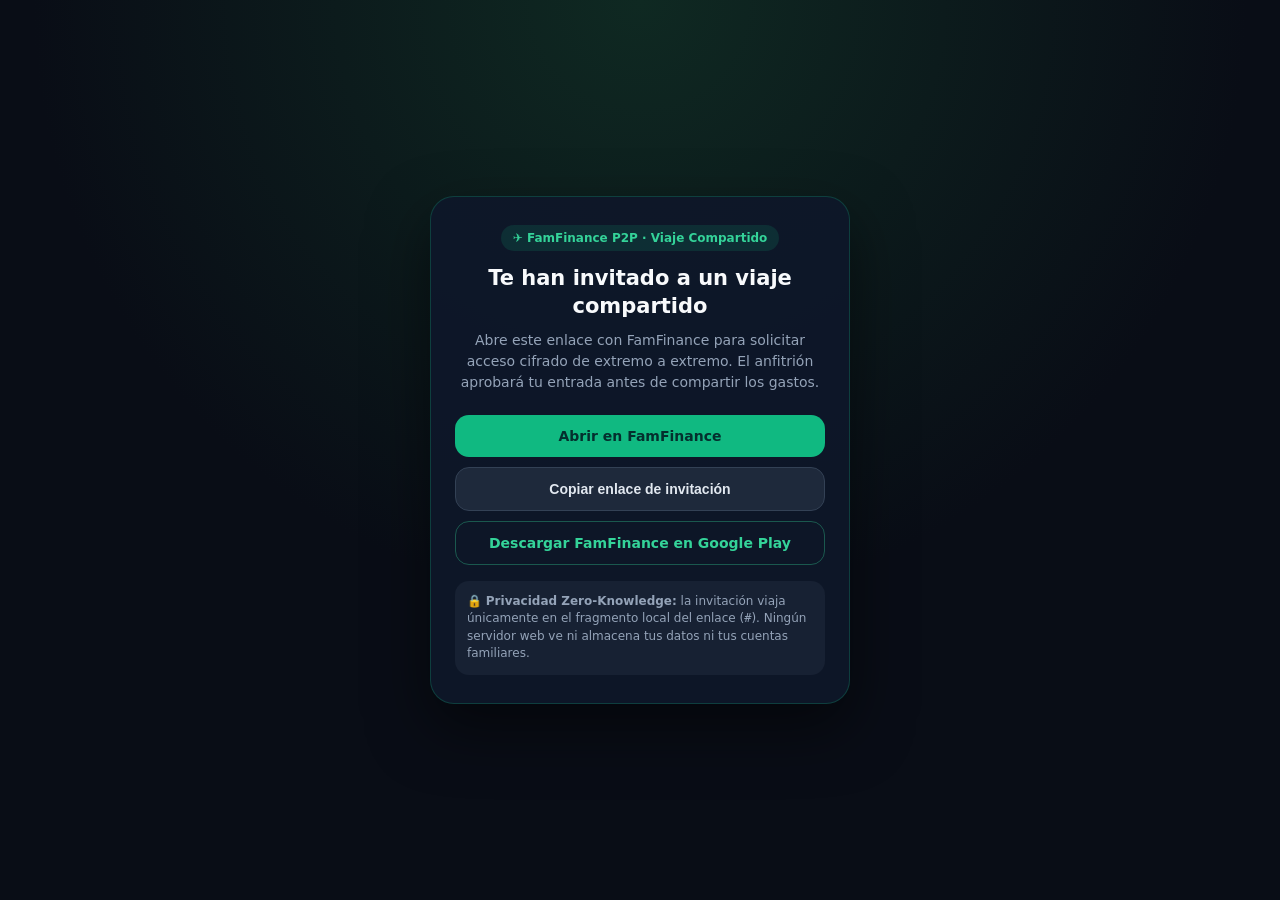
<file: trip/index.html>
<!DOCTYPE html>
<html lang="es">
<head>
  <meta charset="UTF-8" />
  <meta name="viewport" content="width=device-width, initial-scale=1.0" />
  <title>Invitación a viaje compartido — FamFinance P2P</title>
  <meta name="description" content="Únete a este viaje compartido con cifrado de extremo a extremo y cero servidores en FamFinance P2P." />
  <meta property="og:title" content="Viaje compartido en FamFinance P2P" />
  <meta property="og:description" content="Pulsa para abrir la invitación en tu app FamFinance P2P. Cifrado E2EE y privado." />
  <meta property="og:type" content="website" />
  <link rel="icon" type="image/png" href="../assets/favicon.png" />
  <style>
    :root { color-scheme: dark; }
    * { box-sizing: border-box; }
    body {
      margin: 0;
      min-height: 100vh;
      font-family: system-ui, -apple-system, BlinkMacSystemFont, 'Segoe UI', Roboto, sans-serif;
      background: radial-gradient(circle at top, #0f2922 0%, #090d16 55%);
      color: #f8fafc;
      display: flex;
      align-items: center;
      justify-content: center;
      padding: 20px;
    }
    .card {
      width: 100%;
      max-width: 420px;
      background: rgba(15, 23, 42, 0.92);
      border: 1px solid rgba(16, 185, 129, 0.25);
      border-radius: 24px;
      padding: 28px 24px;
      box-shadow: 0 24px 60px rgba(0, 0, 0, 0.5);
      text-align: center;
    }
    .badge {
      display: inline-flex;
      align-items: center;
      gap: 6px;
      padding: 6px 12px;
      border-radius: 999px;
      background: rgba(16, 185, 129, 0.14);
      color: #34d399;
      font-size: 12px;
      font-weight: 700;
      margin-bottom: 14px;
    }
    h1 { font-size: 21px; margin: 0 0 10px; line-height: 1.3; }
    p { font-size: 14px; color: #94a3b8; margin: 0 0 22px; line-height: 1.5; }
    .btn {
      display: flex;
      align-items: center;
      justify-content: center;
      width: 100%;
      padding: 13px 16px;
      border-radius: 14px;
      font-size: 14px;
      font-weight: 700;
      text-decoration: none;
      border: none;
      cursor: pointer;
      margin-bottom: 10px;
      transition: transform 0.12s ease, opacity 0.12s ease;
    }
    .btn:active { transform: scale(0.98); }
    .btn-primary { background: #10b981; color: #042f2e; }
    .btn-secondary { background: #1e293b; color: #e2e8f0; border: 1px solid #334155; }
    .btn-ghost { background: transparent; color: #34d399; border: 1px solid rgba(52, 211, 153, 0.35); }
    .privacy {
      margin-top: 16px;
      padding: 12px;
      border-radius: 14px;
      background: rgba(30, 41, 59, 0.6);
      font-size: 12px;
      color: #94a3b8;
      text-align: left;
      line-height: 1.45;
    }
  </style>
</head>
<body>
  <main class="card">
    <div class="badge">✈️ FamFinance P2P · Viaje Compartido</div>
    <h1>Te han invitado a un viaje compartido</h1>
    <p>Abre este enlace con FamFinance para solicitar acceso cifrado de extremo a extremo. El anfitrión aprobará tu entrada antes de compartir los gastos.</p>

    <a id="openAppBtn" href="famfinance://trip" class="btn btn-primary">Abrir en FamFinance</a>
    <button id="copyBtn" type="button" class="btn btn-secondary">Copiar enlace de invitación</button>
    <a href="https://play.google.com/store/apps/details?id=com.famfinance.p2p" target="_blank" rel="noopener noreferrer" class="btn btn-ghost">Descargar FamFinance en Google Play</a>

    <div class="privacy">
      🔒 <strong>Privacidad Zero-Knowledge:</strong> la invitación viaja únicamente en el fragmento local del enlace (<code>#</code>). Ningún servidor web ve ni almacena tus datos ni tus cuentas familiares.
    </div>
  </main>

  <script>
    (function () {
      var hash = window.location.hash || '';
      var deepLink = 'famfinance://trip' + hash;
      var openBtn = document.getElementById('openAppBtn');
      var copyBtn = document.getElementById('copyBtn');
      if (openBtn) openBtn.setAttribute('href', deepLink);

      if (copyBtn) {
        copyBtn.addEventListener('click', function () {
          var fullUrl = window.location.href;
          if (navigator.clipboard && navigator.clipboard.writeText) {
            navigator.clipboard.writeText(fullUrl).then(function () {
              copyBtn.textContent = '¡Enlace copiado!';
              setTimeout(function () { copyBtn.textContent = 'Copiar enlace de invitación'; }, 2500);
            }).catch(function () {});
          }
        });
      }

      // Intento automático suave en móvil si hay invitación en el hash
      if (hash && hash.length > 20 && /Android|iPhone|iPad|iPod/i.test(navigator.userAgent)) {
        setTimeout(function () {
          window.location.href = deepLink;
        }, 250);
      }
    })();
  </script>
</body>
</html>
</file>
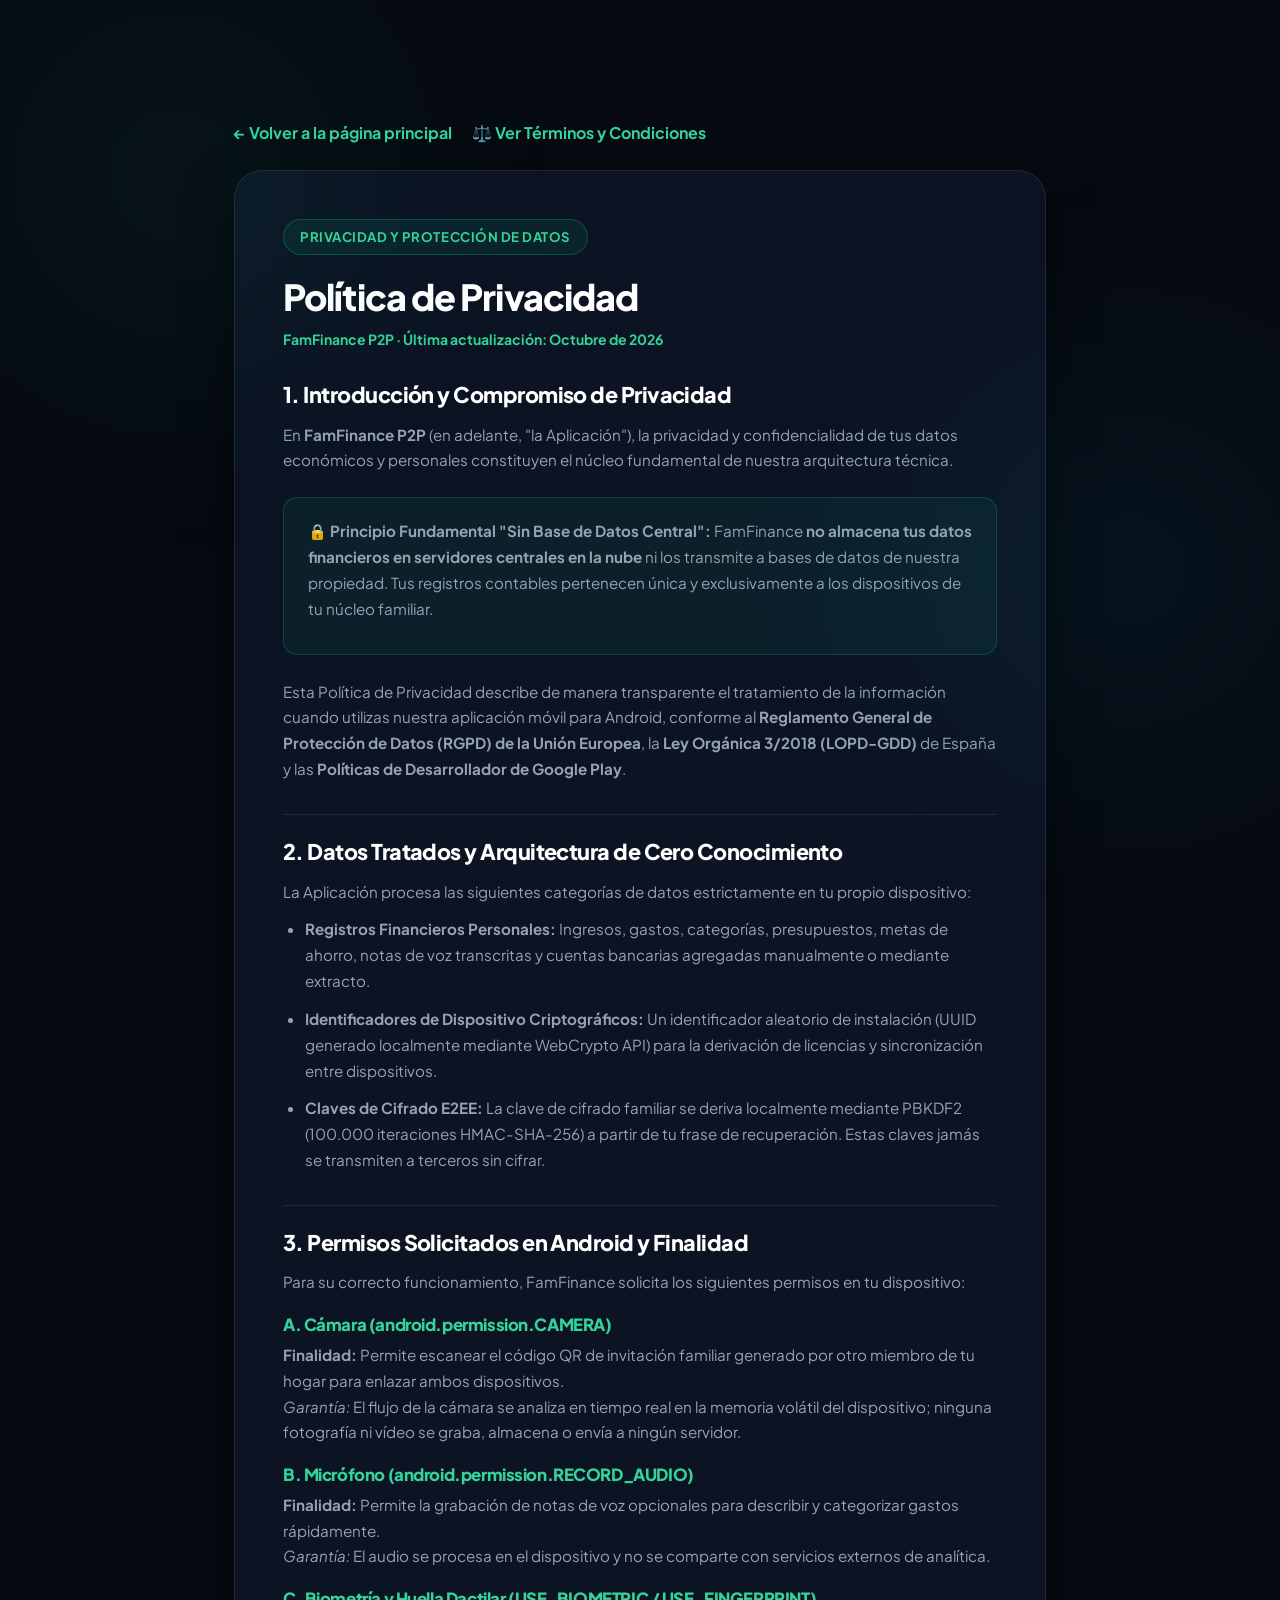
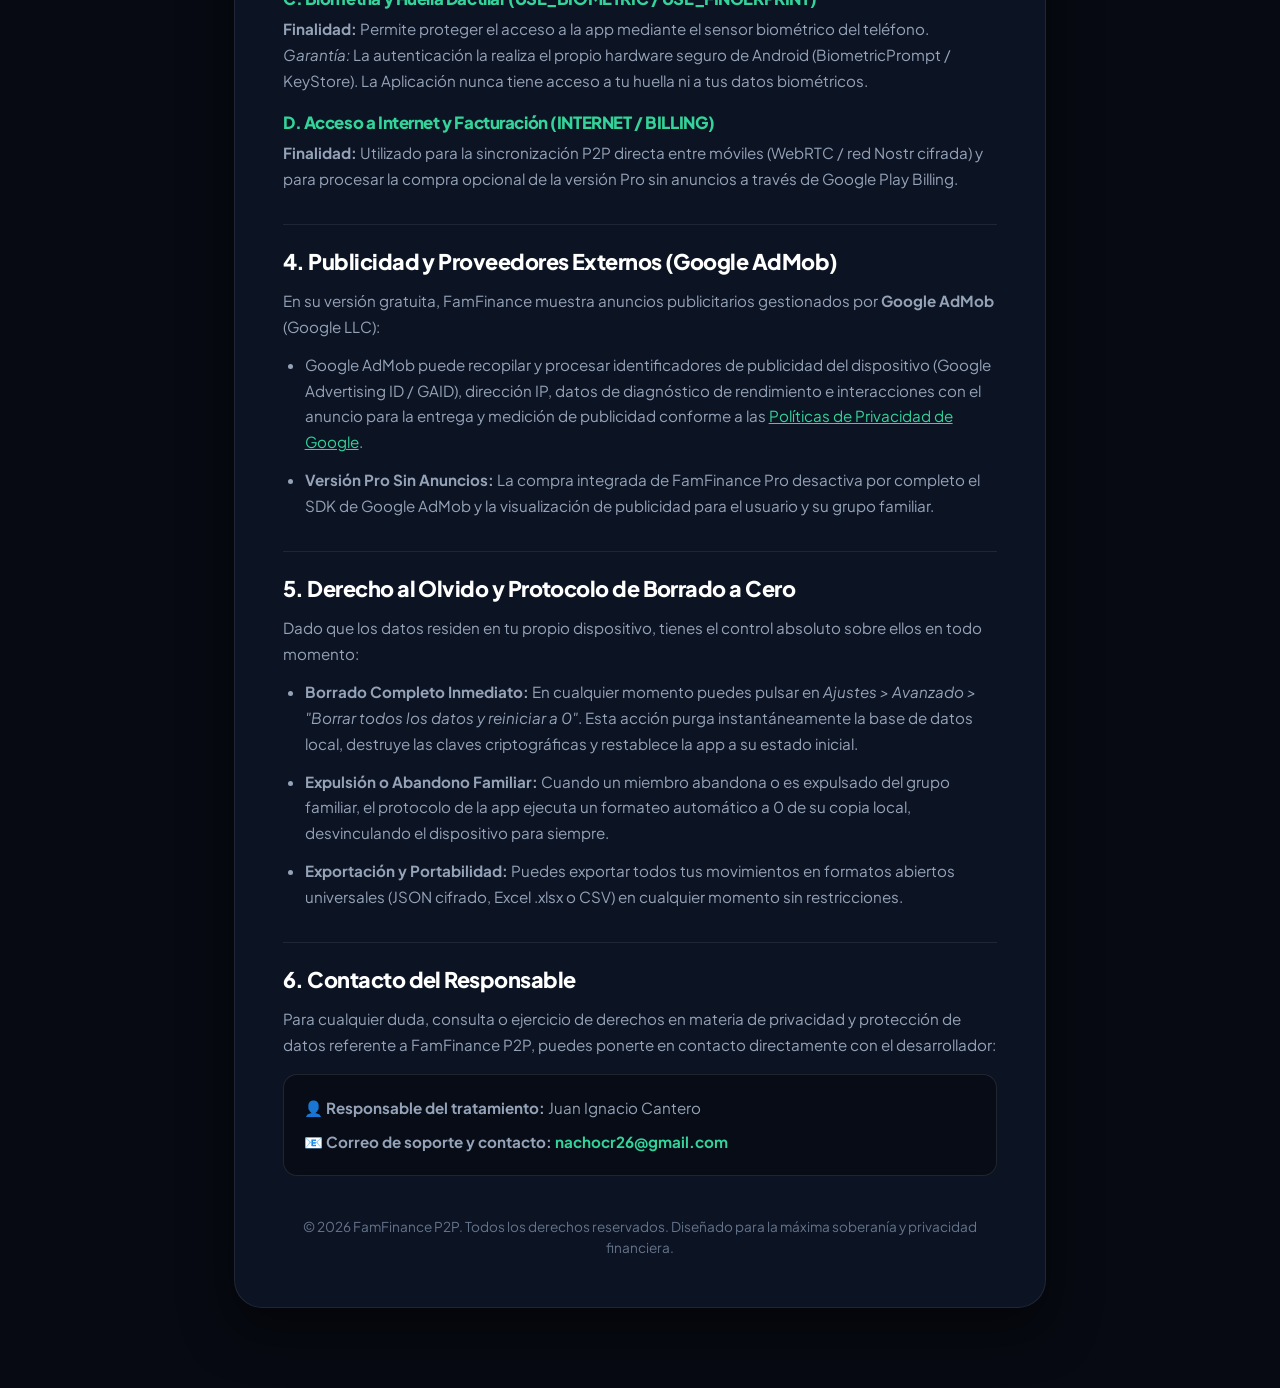
<file: politica-privacidad.html>
<!DOCTYPE html>
<html lang="es">
<head>
  <meta charset="UTF-8" />
  <meta name="viewport" content="width=device-width, initial-scale=1.0" />
  <title>Política de Privacidad — FamFinance P2P</title>
  <meta name="description" content="Política de Privacidad oficial de FamFinance P2P. Conforme al RGPD de la UE, LOPD-GDD y Políticas de Google Play." />
  <link rel="icon" type="image/png" href="assets/icon.png" />
  <link rel="preconnect" href="https://fonts.googleapis.com">
  <link rel="preconnect" href="https://fonts.gstatic.com" crossorigin>
  <link href="https://fonts.googleapis.com/css2?family=Plus+Jakarta+Sans:wght@400;500;600;700;800&display=swap" rel="stylesheet">
  <link rel="stylesheet" href="styles.css" />
  <style>
    .legal-container {
      max-width: 860px;
      margin: 0 auto;
      padding: 7.5rem 1.5rem 5rem 1.5rem;
    }
    .legal-card {
      background: var(--bg-card);
      border: 1px solid var(--border-subtle);
      border-radius: var(--radius-xl);
      padding: 3rem;
      box-shadow: 0 20px 50px rgba(0, 0, 0, 0.5);
    }
    .legal-card h1 {
      font-size: 2.25rem;
      margin-bottom: 0.5rem;
    }
    .legal-date {
      color: var(--emerald-light);
      font-size: 0.875rem;
      font-weight: 700;
      margin-bottom: 2rem;
      display: inline-block;
    }
    .legal-highlight-box {
      background: rgba(16, 185, 129, 0.08);
      border: 1px solid rgba(16, 185, 129, 0.25);
      border-radius: var(--radius-md);
      padding: 1.25rem 1.5rem;
      margin: 1.5rem 0;
      color: var(--text-primary);
    }
    .legal-section {
      margin-top: 2rem;
      border-top: 1px solid var(--border-subtle);
      padding-top: 1.5rem;
    }
    .legal-section h2 {
      font-size: 1.35rem;
      margin-bottom: 0.85rem;
      color: var(--text-white);
    }
    .legal-section h3 {
      font-size: 1.05rem;
      margin-top: 1.25rem;
      margin-bottom: 0.4rem;
      color: var(--emerald-light);
    }
    .legal-section p, .legal-section li {
      color: var(--text-secondary);
      font-size: 0.95rem;
      line-height: 1.7;
      margin-bottom: 0.75rem;
    }
    .legal-section ul {
      padding-left: 1.35rem;
      margin-bottom: 1rem;
    }
    .btn-back {
      display: inline-flex;
      align-items: center;
      gap: 0.5rem;
      color: var(--emerald-light);
      font-weight: 700;
      margin-bottom: 1.5rem;
    }
    .legal-contact-box {
      background: rgba(7, 10, 18, 0.7);
      border: 1px solid rgba(255, 255, 255, 0.1);
      border-radius: var(--radius-md);
      padding: 1.25rem;
      margin-top: 1rem;
    }
  </style>
</head>
<body>
  <div class="bg-ambient-lights">
    <div class="ambient-orb orb-1"></div>
    <div class="ambient-orb orb-2"></div>
  </div>

  <div class="legal-container">
    <div style="display: flex; flex-wrap: wrap; gap: 1.25rem; align-items: center; margin-bottom: 1.5rem;">
      <a href="index.html" class="btn-back" style="margin-bottom: 0;">← Volver a la página principal</a>
      <a href="terminos-condiciones.html" class="btn-back" style="margin-bottom: 0;">⚖️ Ver Términos y Condiciones</a>
    </div>
    <div class="legal-card">
      <div class="section-badge">Privacidad y Protección de Datos</div>
      <h1>Política de Privacidad</h1>
      <span class="legal-date">FamFinance P2P · Última actualización: Octubre de 2026</span>

      <div class="legal-section" style="border-top: none; padding-top: 0; margin-top: 0;">
        <h2>1. Introducción y Compromiso de Privacidad</h2>
        <p>
          En <strong>FamFinance P2P</strong> (en adelante, "la Aplicación"), la privacidad y confidencialidad de tus datos económicos y personales constituyen el núcleo fundamental de nuestra arquitectura técnica.
        </p>
        <div class="legal-highlight-box">
          <p>
            <strong>🔒 Principio Fundamental "Sin Base de Datos Central":</strong> FamFinance <strong>no almacena tus datos financieros en servidores centrales en la nube</strong> ni los transmite a bases de datos de nuestra propiedad. Tus registros contables pertenecen única y exclusivamente a los dispositivos de tu núcleo familiar.
          </p>
        </div>
        <p>
          Esta Política de Privacidad describe de manera transparente el tratamiento de la información cuando utilizas nuestra aplicación móvil para Android, conforme al <strong>Reglamento General de Protección de Datos (RGPD) de la Unión Europea</strong>, la <strong>Ley Orgánica 3/2018 (LOPD-GDD)</strong> de España y las <strong>Políticas de Desarrollador de Google Play</strong>.
        </p>
      </div>

      <div class="legal-section">
        <h2>2. Datos Tratados y Arquitectura de Cero Conocimiento</h2>
        <p>La Aplicación procesa las siguientes categorías de datos estrictamente en tu propio dispositivo:</p>
        <ul>
          <li><strong>Registros Financieros Personales:</strong> Ingresos, gastos, categorías, presupuestos, metas de ahorro, notas de voz transcritas y cuentas bancarias agregadas manualmente o mediante extracto.</li>
          <li><strong>Identificadores de Dispositivo Criptográficos:</strong> Un identificador aleatorio de instalación (UUID generado localmente mediante WebCrypto API) para la derivación de licencias y sincronización entre dispositivos.</li>
          <li><strong>Claves de Cifrado E2EE:</strong> La clave de cifrado familiar se deriva localmente mediante PBKDF2 (100.000 iteraciones HMAC-SHA-256) a partir de tu frase de recuperación. Estas claves jamás se transmiten a terceros sin cifrar.</li>
        </ul>
      </div>

      <div class="legal-section">
        <h2>3. Permisos Solicitados en Android y Finalidad</h2>
        <p>Para su correcto funcionamiento, FamFinance solicita los siguientes permisos en tu dispositivo:</p>
        
        <h3>A. Cámara (android.permission.CAMERA)</h3>
        <p>
          <strong>Finalidad:</strong> Permite escanear el código QR de invitación familiar generado por otro miembro de tu hogar para enlazar ambos dispositivos.<br />
          <em>Garantía:</em> El flujo de la cámara se analiza en tiempo real en la memoria volátil del dispositivo; ninguna fotografía ni vídeo se graba, almacena o envía a ningún servidor.
        </p>

        <h3>B. Micrófono (android.permission.RECORD_AUDIO)</h3>
        <p>
          <strong>Finalidad:</strong> Permite la grabación de notas de voz opcionales para describir y categorizar gastos rápidamente.<br />
          <em>Garantía:</em> El audio se procesa en el dispositivo y no se comparte con servicios externos de analítica.
        </p>

        <h3>C. Biometría y Huella Dactilar (USE_BIOMETRIC / USE_FINGERPRINT)</h3>
        <p>
          <strong>Finalidad:</strong> Permite proteger el acceso a la app mediante el sensor biométrico del teléfono.<br />
          <em>Garantía:</em> La autenticación la realiza el propio hardware seguro de Android (BiometricPrompt / KeyStore). La Aplicación nunca tiene acceso a tu huella ni a tus datos biométricos.
        </p>

        <h3>D. Acceso a Internet y Facturación (INTERNET / BILLING)</h3>
        <p>
          <strong>Finalidad:</strong> Utilizado para la sincronización P2P directa entre móviles (WebRTC / red Nostr cifrada) y para procesar la compra opcional de la versión Pro sin anuncios a través de Google Play Billing.
        </p>
      </div>

      <div class="legal-section">
        <h2>4. Publicidad y Proveedores Externos (Google AdMob)</h2>
        <p>
          En su versión gratuita, FamFinance muestra anuncios publicitarios gestionados por <strong>Google AdMob</strong> (Google LLC):
        </p>
        <ul>
          <li>Google AdMob puede recopilar y procesar identificadores de publicidad del dispositivo (Google Advertising ID / GAID), dirección IP, datos de diagnóstico de rendimiento e interacciones con el anuncio para la entrega y medición de publicidad conforme a las <a href="https://policies.google.com/technologies/ads" target="_blank" rel="noopener noreferrer" style="color: var(--emerald-light); text-decoration: underline;">Políticas de Privacidad de Google</a>.</li>
          <li><strong>Versión Pro Sin Anuncios:</strong> La compra integrada de FamFinance Pro desactiva por completo el SDK de Google AdMob y la visualización de publicidad para el usuario y su grupo familiar.</li>
        </ul>
      </div>

      <div class="legal-section">
        <h2>5. Derecho al Olvido y Protocolo de Borrado a Cero</h2>
        <p>Dado que los datos residen en tu propio dispositivo, tienes el control absoluto sobre ellos en todo momento:</p>
        <ul>
          <li><strong>Borrado Completo Inmediato:</strong> En cualquier momento puedes pulsar en <em>Ajustes &gt; Avanzado &gt; "Borrar todos los datos y reiniciar a 0"</em>. Esta acción purga instantáneamente la base de datos local, destruye las claves criptográficas y restablece la app a su estado inicial.</li>
          <li><strong>Expulsión o Abandono Familiar:</strong> Cuando un miembro abandona o es expulsado del grupo familiar, el protocolo de la app ejecuta un formateo automático a 0 de su copia local, desvinculando el dispositivo para siempre.</li>
          <li><strong>Exportación y Portabilidad:</strong> Puedes exportar todos tus movimientos en formatos abiertos universales (JSON cifrado, Excel .xlsx o CSV) en cualquier momento sin restricciones.</li>
        </ul>
      </div>

      <div class="legal-section">
        <h2>6. Contacto del Responsable</h2>
        <p>
          Para cualquier duda, consulta o ejercicio de derechos en materia de privacidad y protección de datos referente a FamFinance P2P, puedes ponerte en contacto directamente con el desarrollador:
        </p>
        <div class="legal-contact-box">
          <p style="margin-bottom: 0.5rem;">
            👤 <strong>Responsable del tratamiento:</strong> Juan Ignacio Cantero
          </p>
          <p style="margin-bottom: 0;">
            📧 <strong>Correo de soporte y contacto:</strong> <a href="mailto:nachocr26@gmail.com" style="color: var(--emerald-light); font-weight: 700;">nachocr26@gmail.com</a>
          </p>
        </div>
      </div>

      <p style="text-align: center; color: var(--text-muted); font-size: 0.85rem; margin-top: 2.5rem;">
        &copy; 2026 FamFinance P2P. Todos los derechos reservados. Diseñado para la máxima soberanía y privacidad financiera.
      </p>
    </div>
  </div>
</body>
</html>
</file>
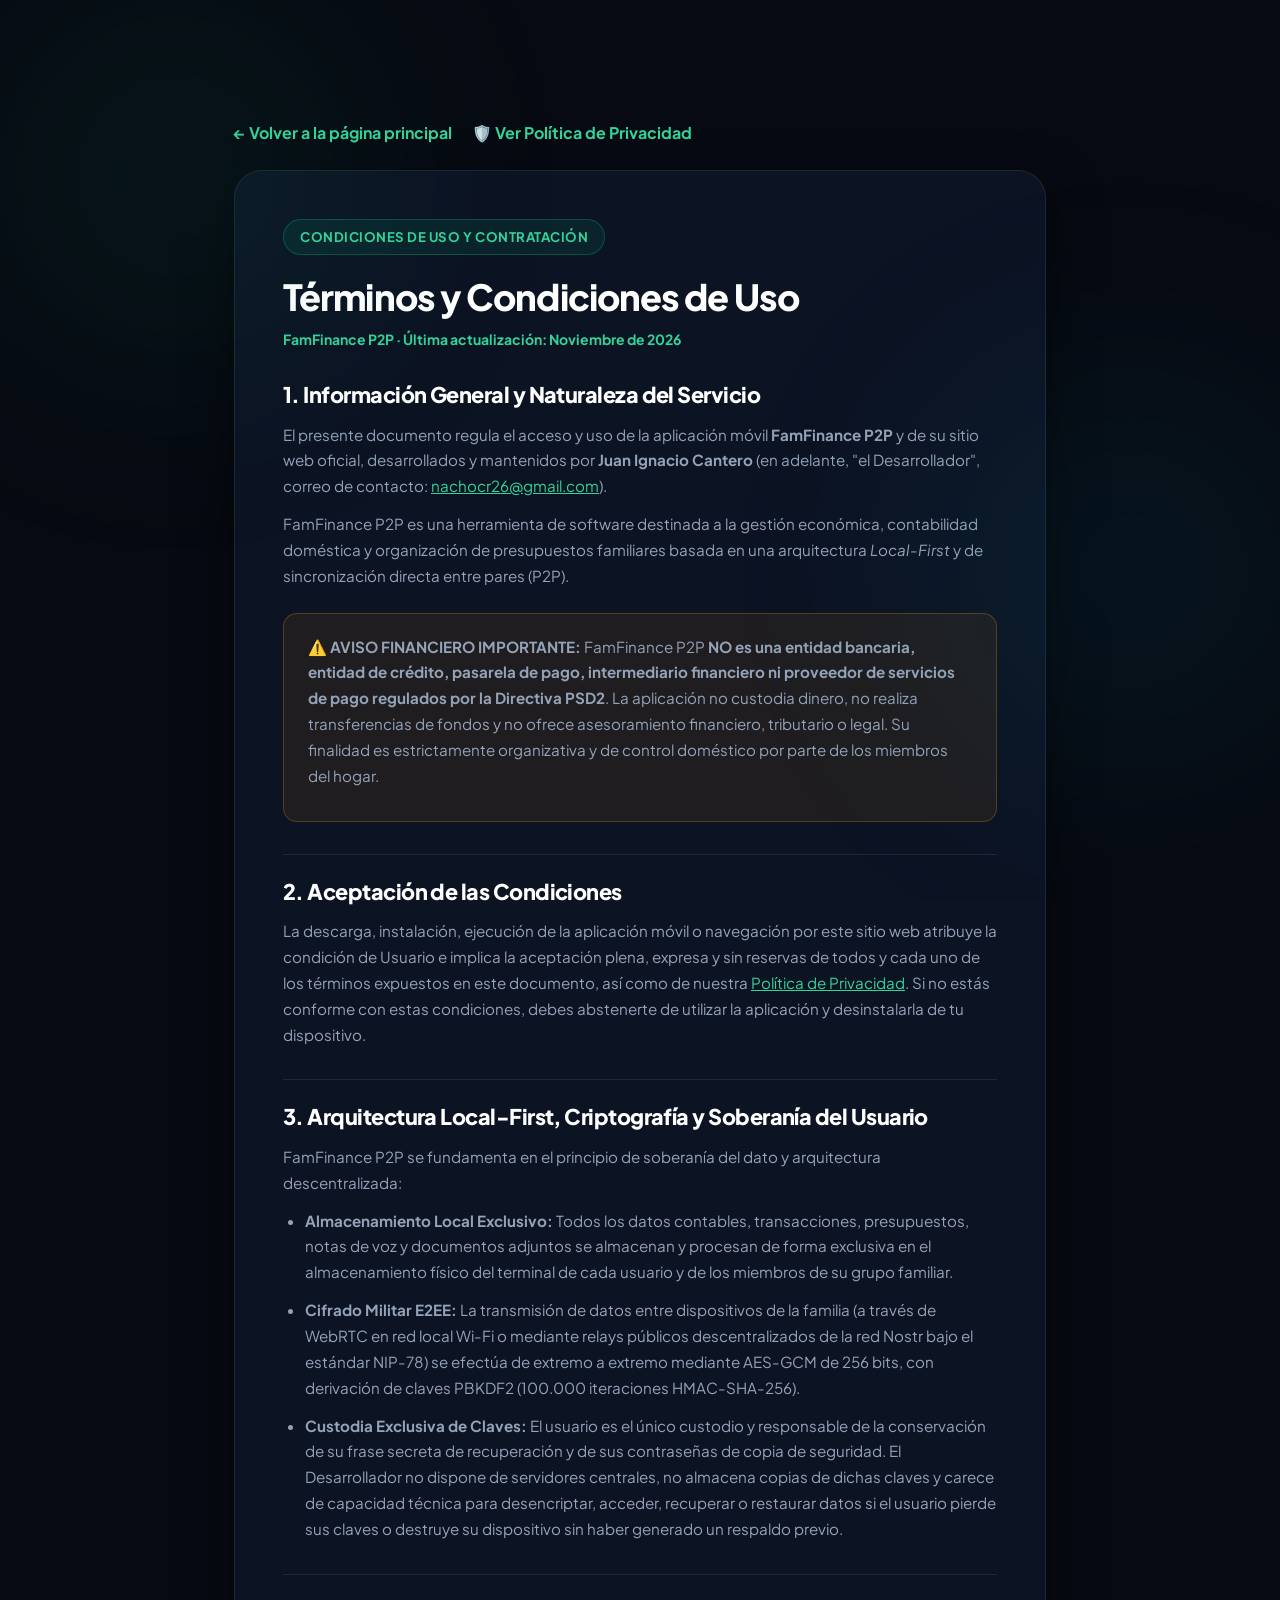
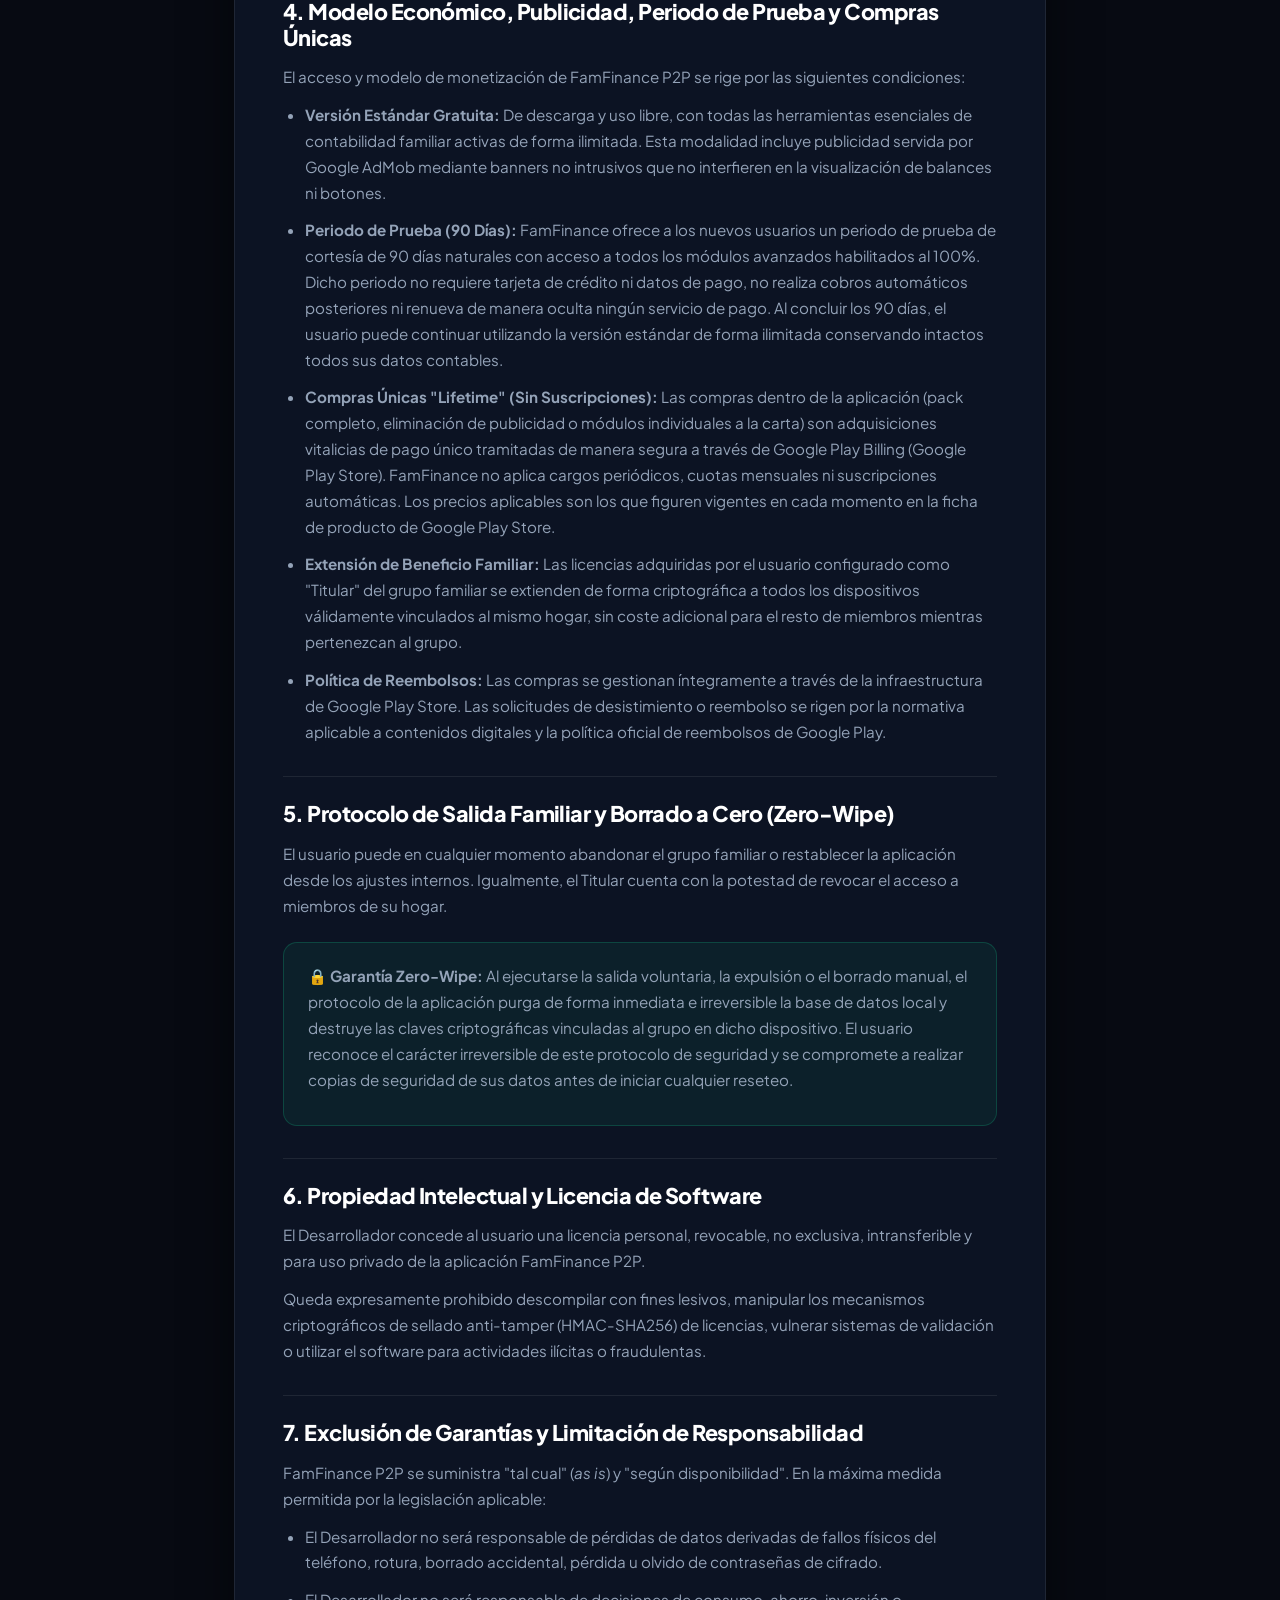
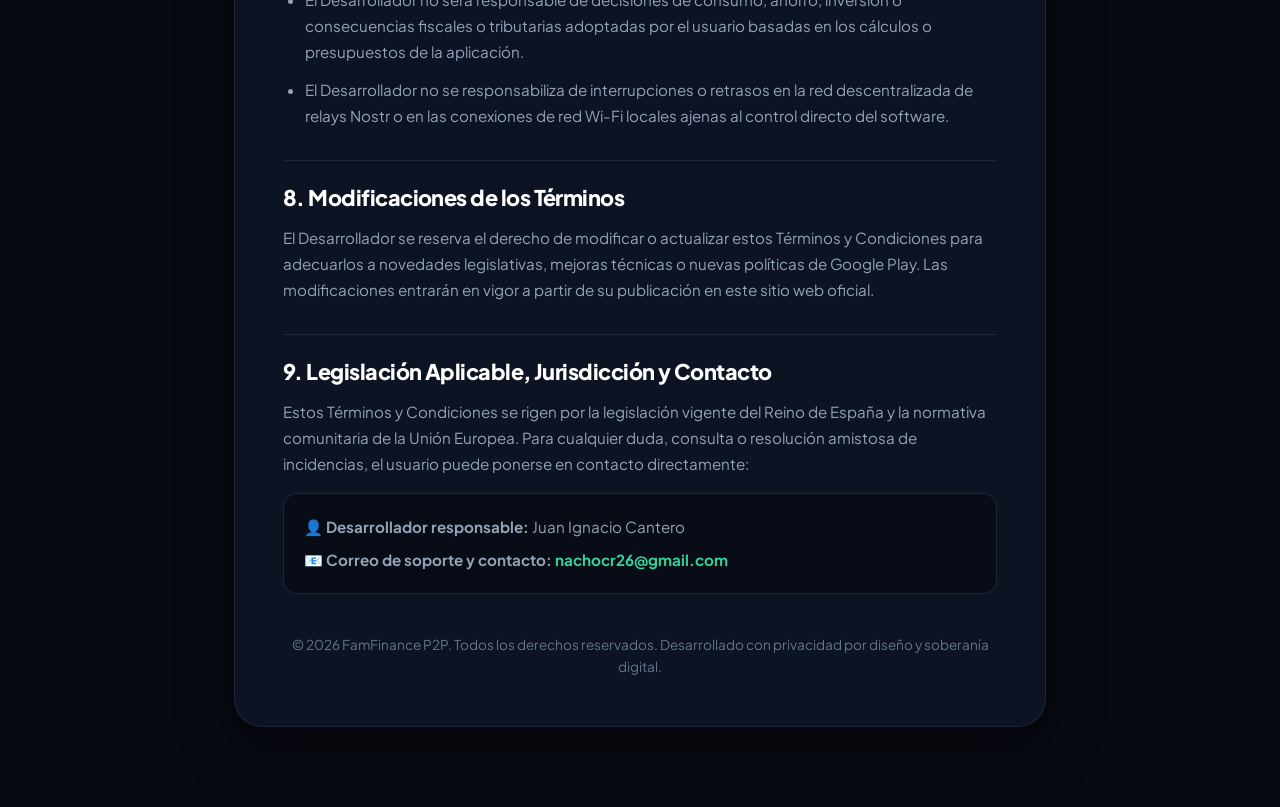
<file: terminos-condiciones.html>
<!DOCTYPE html>
<html lang="es">
<head>
  <meta charset="UTF-8" />
  <meta name="viewport" content="width=device-width, initial-scale=1.0" />
  <title>Términos y Condiciones de Uso — FamFinance P2P</title>
  <meta name="description" content="Términos y Condiciones de Uso oficiales de FamFinance P2P. Modelo Local-First, compras Google Play y soberanía de datos." />
  <link rel="icon" type="image/png" href="assets/icon.png" />
  <link rel="preconnect" href="https://fonts.googleapis.com">
  <link rel="preconnect" href="https://fonts.gstatic.com" crossorigin>
  <link href="https://fonts.googleapis.com/css2?family=Plus+Jakarta+Sans:wght@400;500;600;700;800&display=swap" rel="stylesheet">
  <link rel="stylesheet" href="styles.css" />
  <style>
    .legal-container {
      max-width: 860px;
      margin: 0 auto;
      padding: 7.5rem 1.5rem 5rem 1.5rem;
    }
    .legal-card {
      background: var(--bg-card);
      border: 1px solid var(--border-subtle);
      border-radius: var(--radius-xl);
      padding: 3rem;
      box-shadow: 0 20px 50px rgba(0, 0, 0, 0.5);
    }
    .legal-card h1 {
      font-size: 2.25rem;
      margin-bottom: 0.5rem;
    }
    .legal-date {
      color: var(--emerald-light);
      font-size: 0.875rem;
      font-weight: 700;
      margin-bottom: 2rem;
      display: inline-block;
    }
    .legal-nav-bar {
      display: flex;
      flex-wrap: wrap;
      gap: 1.25rem;
      align-items: center;
      margin-bottom: 1.5rem;
    }
    .legal-highlight-box {
      background: rgba(16, 185, 129, 0.08);
      border: 1px solid rgba(16, 185, 129, 0.25);
      border-radius: var(--radius-md);
      padding: 1.25rem 1.5rem;
      margin: 1.5rem 0;
      color: var(--text-primary);
    }
    .legal-warning-box {
      background: rgba(245, 158, 11, 0.08);
      border: 1px solid rgba(245, 158, 11, 0.25);
      border-radius: var(--radius-md);
      padding: 1.25rem 1.5rem;
      margin: 1.5rem 0;
      color: var(--text-primary);
    }
    .legal-section {
      margin-top: 2rem;
      border-top: 1px solid var(--border-subtle);
      padding-top: 1.5rem;
    }
    .legal-section h2 {
      font-size: 1.35rem;
      margin-bottom: 0.85rem;
      color: var(--text-white);
    }
    .legal-section h3 {
      font-size: 1.05rem;
      margin-top: 1.25rem;
      margin-bottom: 0.4rem;
      color: var(--emerald-light);
    }
    .legal-section p, .legal-section li {
      color: var(--text-secondary);
      font-size: 0.95rem;
      line-height: 1.7;
      margin-bottom: 0.75rem;
    }
    .legal-section ul {
      padding-left: 1.35rem;
      margin-bottom: 1rem;
    }
    .btn-back {
      display: inline-flex;
      align-items: center;
      gap: 0.5rem;
      color: var(--emerald-light);
      font-weight: 700;
      text-decoration: none;
      transition: color 0.2s ease;
    }
    .btn-back:hover {
      color: var(--text-white);
    }
    .legal-contact-box {
      background: rgba(7, 10, 18, 0.7);
      border: 1px solid rgba(255, 255, 255, 0.1);
      border-radius: var(--radius-md);
      padding: 1.25rem;
      margin-top: 1rem;
    }
  </style>
</head>
<body>
  <div class="bg-ambient-lights">
    <div class="ambient-orb orb-1"></div>
    <div class="ambient-orb orb-2"></div>
  </div>

  <div class="legal-container">
    <div class="legal-nav-bar">
      <a href="index.html" class="btn-back">← Volver a la página principal</a>
      <a href="politica-privacidad.html" class="btn-back">🛡️ Ver Política de Privacidad</a>
    </div>

    <div class="legal-card">
      <div class="section-badge">Condiciones de Uso y Contratación</div>
      <h1>Términos y Condiciones de Uso</h1>
      <span class="legal-date">FamFinance P2P · Última actualización: Noviembre de 2026</span>

      <div class="legal-section" style="border-top: none; padding-top: 0; margin-top: 0;">
        <h2>1. Información General y Naturaleza del Servicio</h2>
        <p>
          El presente documento regula el acceso y uso de la aplicación móvil <strong>FamFinance P2P</strong> y de su sitio web oficial, desarrollados y mantenidos por <strong>Juan Ignacio Cantero</strong> (en adelante, "el Desarrollador", correo de contacto: <a href="mailto:nachocr26@gmail.com" style="color: var(--emerald-light); text-decoration: underline;">nachocr26@gmail.com</a>).
        </p>
        <p>
          FamFinance P2P es una herramienta de software destinada a la gestión económica, contabilidad doméstica y organización de presupuestos familiares basada en una arquitectura <em>Local-First</em> y de sincronización directa entre pares (P2P).
        </p>
        <div class="legal-warning-box">
          <p>
            <strong>⚠️ AVISO FINANCIERO IMPORTANTE:</strong> FamFinance P2P <strong>NO es una entidad bancaria, entidad de crédito, pasarela de pago, intermediario financiero ni proveedor de servicios de pago regulados por la Directiva PSD2</strong>. La aplicación no custodia dinero, no realiza transferencias de fondos y no ofrece asesoramiento financiero, tributario o legal. Su finalidad es estrictamente organizativa y de control doméstico por parte de los miembros del hogar.
          </p>
        </div>
      </div>

      <div class="legal-section">
        <h2>2. Aceptación de las Condiciones</h2>
        <p>
          La descarga, instalación, ejecución de la aplicación móvil o navegación por este sitio web atribuye la condición de Usuario e implica la aceptación plena, expresa y sin reservas de todos y cada uno de los términos expuestos en este documento, así como de nuestra <a href="politica-privacidad.html" style="color: var(--emerald-light); text-decoration: underline;">Política de Privacidad</a>. Si no estás conforme con estas condiciones, debes abstenerte de utilizar la aplicación y desinstalarla de tu dispositivo.
        </p>
      </div>

      <div class="legal-section">
        <h2>3. Arquitectura Local-First, Criptografía y Soberanía del Usuario</h2>
        <p>
          FamFinance P2P se fundamenta en el principio de soberanía del dato y arquitectura descentralizada:
        </p>
        <ul>
          <li><strong>Almacenamiento Local Exclusivo:</strong> Todos los datos contables, transacciones, presupuestos, notas de voz y documentos adjuntos se almacenan y procesan de forma exclusiva en el almacenamiento físico del terminal de cada usuario y de los miembros de su grupo familiar.</li>
          <li><strong>Cifrado Militar E2EE:</strong> La transmisión de datos entre dispositivos de la familia (a través de WebRTC en red local Wi-Fi o mediante relays públicos descentralizados de la red Nostr bajo el estándar NIP-78) se efectúa de extremo a extremo mediante AES-GCM de 256 bits, con derivación de claves PBKDF2 (100.000 iteraciones HMAC-SHA-256).</li>
          <li><strong>Custodia Exclusiva de Claves:</strong> El usuario es el único custodio y responsable de la conservación de su frase secreta de recuperación y de sus contraseñas de copia de seguridad. El Desarrollador no dispone de servidores centrales, no almacena copias de dichas claves y carece de capacidad técnica para desencriptar, acceder, recuperar o restaurar datos si el usuario pierde sus claves o destruye su dispositivo sin haber generado un respaldo previo.</li>
        </ul>
      </div>

      <div class="legal-section">
        <h2>4. Modelo Económico, Publicidad, Periodo de Prueba y Compras Únicas</h2>
        <p>El acceso y modelo de monetización de FamFinance P2P se rige por las siguientes condiciones:</p>
        <ul>
          <li><strong>Versión Estándar Gratuita:</strong> De descarga y uso libre, con todas las herramientas esenciales de contabilidad familiar activas de forma ilimitada. Esta modalidad incluye publicidad servida por Google AdMob mediante banners no intrusivos que no interfieren en la visualización de balances ni botones.</li>
          <li><strong>Periodo de Prueba (90 Días):</strong> FamFinance ofrece a los nuevos usuarios un periodo de prueba de cortesía de 90 días naturales con acceso a todos los módulos avanzados habilitados al 100%. Dicho periodo no requiere tarjeta de crédito ni datos de pago, no realiza cobros automáticos posteriores ni renueva de manera oculta ningún servicio de pago. Al concluir los 90 días, el usuario puede continuar utilizando la versión estándar de forma ilimitada conservando intactos todos sus datos contables.</li>
          <li><strong>Compras Únicas "Lifetime" (Sin Suscripciones):</strong> Las compras dentro de la aplicación (pack completo, eliminación de publicidad o módulos individuales a la carta) son adquisiciones vitalicias de pago único tramitadas de manera segura a través de Google Play Billing (Google Play Store). FamFinance no aplica cargos periódicos, cuotas mensuales ni suscripciones automáticas. Los precios aplicables son los que figuren vigentes en cada momento en la ficha de producto de Google Play Store.</li>
          <li><strong>Extensión de Beneficio Familiar:</strong> Las licencias adquiridas por el usuario configurado como "Titular" del grupo familiar se extienden de forma criptográfica a todos los dispositivos válidamente vinculados al mismo hogar, sin coste adicional para el resto de miembros mientras pertenezcan al grupo.</li>
          <li><strong>Política de Reembolsos:</strong> Las compras se gestionan íntegramente a través de la infraestructura de Google Play Store. Las solicitudes de desistimiento o reembolso se rigen por la normativa aplicable a contenidos digitales y la política oficial de reembolsos de Google Play.</li>
        </ul>
      </div>

      <div class="legal-section">
        <h2>5. Protocolo de Salida Familiar y Borrado a Cero (Zero-Wipe)</h2>
        <p>
          El usuario puede en cualquier momento abandonar el grupo familiar o restablecer la aplicación desde los ajustes internos. Igualmente, el Titular cuenta con la potestad de revocar el acceso a miembros de su hogar.
        </p>
        <div class="legal-highlight-box">
          <p>
            <strong>🔒 Garantía Zero-Wipe:</strong> Al ejecutarse la salida voluntaria, la expulsión o el borrado manual, el protocolo de la aplicación purga de forma inmediata e irreversible la base de datos local y destruye las claves criptográficas vinculadas al grupo en dicho dispositivo. El usuario reconoce el carácter irreversible de este protocolo de seguridad y se compromete a realizar copias de seguridad de sus datos antes de iniciar cualquier reseteo.
          </p>
        </div>
      </div>

      <div class="legal-section">
        <h2>6. Propiedad Intelectual y Licencia de Software</h2>
        <p>
          El Desarrollador concede al usuario una licencia personal, revocable, no exclusiva, intransferible y para uso privado de la aplicación FamFinance P2P.
        </p>
        <p>
          Queda expresamente prohibido descompilar con fines lesivos, manipular los mecanismos criptográficos de sellado anti-tamper (HMAC-SHA256) de licencias, vulnerar sistemas de validación o utilizar el software para actividades ilícitas o fraudulentas.
        </p>
      </div>

      <div class="legal-section">
        <h2>7. Exclusión de Garantías y Limitación de Responsabilidad</h2>
        <p>
          FamFinance P2P se suministra "tal cual" (<em>as is</em>) y "según disponibilidad". En la máxima medida permitida por la legislación aplicable:
        </p>
        <ul>
          <li>El Desarrollador no será responsable de pérdidas de datos derivadas de fallos físicos del teléfono, rotura, borrado accidental, pérdida u olvido de contraseñas de cifrado.</li>
          <li>El Desarrollador no será responsable de decisiones de consumo, ahorro, inversión o consecuencias fiscales o tributarias adoptadas por el usuario basadas en los cálculos o presupuestos de la aplicación.</li>
          <li>El Desarrollador no se responsabiliza de interrupciones o retrasos en la red descentralizada de relays Nostr o en las conexiones de red Wi-Fi locales ajenas al control directo del software.</li>
        </ul>
      </div>

      <div class="legal-section">
        <h2>8. Modificaciones de los Términos</h2>
        <p>
          El Desarrollador se reserva el derecho de modificar o actualizar estos Términos y Condiciones para adecuarlos a novedades legislativas, mejoras técnicas o nuevas políticas de Google Play. Las modificaciones entrarán en vigor a partir de su publicación en este sitio web oficial.
        </p>
      </div>

      <div class="legal-section">
        <h2>9. Legislación Aplicable, Jurisdicción y Contacto</h2>
        <p>
          Estos Términos y Condiciones se rigen por la legislación vigente del Reino de España y la normativa comunitaria de la Unión Europea. Para cualquier duda, consulta o resolución amistosa de incidencias, el usuario puede ponerse en contacto directamente:
        </p>
        <div class="legal-contact-box">
          <p style="margin-bottom: 0.5rem;">
            👤 <strong>Desarrollador responsable:</strong> Juan Ignacio Cantero
          </p>
          <p style="margin-bottom: 0;">
            📧 <strong>Correo de soporte y contacto:</strong> <a href="mailto:nachocr26@gmail.com" style="color: var(--emerald-light); font-weight: 700;">nachocr26@gmail.com</a>
          </p>
        </div>
      </div>

      <p style="text-align: center; color: var(--text-muted); font-size: 0.85rem; margin-top: 2.5rem;">
        &copy; 2026 FamFinance P2P. Todos los derechos reservados. Desarrollado con privacidad por diseño y soberanía digital.
      </p>
    </div>
  </div>
</body>
</html>
</file>
<file: styles.css>
/* ==========================================================================
   FamFinance P2P — Landing Page Premium Stylesheet
   Design System: Modern Dark Mode, Ambient Glows, Glassmorphism & High-End UX
   ========================================================================== */

:root {
  /* Color Palette */
  --bg-dark: #070a12;
  --bg-card: rgba(15, 23, 42, 0.75);
  --bg-card-hover: rgba(30, 41, 59, 0.85);
  --bg-card-solid: #0f172a;
  --border-subtle: rgba(255, 255, 255, 0.08);
  --border-highlight: rgba(16, 185, 129, 0.35);
  --border-glow: rgba(56, 189, 248, 0.25);
  
  /* Text colors */
  --text-primary: #f8fafc;
  --text-secondary: #94a3b8;
  --text-muted: #64748b;
  --text-white: #ffffff;
  
  /* Brand Accents */
  --emerald-main: #10b981;
  --emerald-light: #34d399;
  --emerald-glow: rgba(16, 185, 129, 0.2);
  --cyan-main: #06b6d4;
  --cyan-light: #38bdf8;
  --cyan-glow: rgba(6, 182, 212, 0.2);
  --indigo-accent: #6366f1;
  --amber-accent: #f59e0b;
  --danger-accent: #ef4444;
  
  /* Gradients */
  --gradient-brand: linear-gradient(135deg, #10b981 0%, #06b6d4 100%);
  --gradient-glow: linear-gradient(135deg, rgba(16, 185, 129, 0.15) 0%, rgba(6, 182, 212, 0.15) 100%);
  --gradient-text: linear-gradient(135deg, #ffffff 0%, #cbd5e1 50%, #94a3b8 100%);
  --gradient-emerald-text: linear-gradient(135deg, #34d399 0%, #06b6d4 100%);
  --gradient-card: linear-gradient(180deg, rgba(30, 41, 59, 0.6) 0%, rgba(15, 23, 42, 0.8) 100%);
  
  /* Layout & Geometry */
  --font-main: 'Plus Jakarta Sans', -apple-system, BlinkMacSystemFont, 'Segoe UI', Roboto, sans-serif;
  --max-w: 1240px;
  --radius-sm: 8px;
  --radius-md: 14px;
  --radius-lg: 20px;
  --radius-xl: 28px;
  --radius-pill: 9999px;
  
  /* Transitions */
  --transition-fast: 0.2s cubic-bezier(0.16, 1, 0.3, 1);
  --transition-smooth: 0.35s cubic-bezier(0.16, 1, 0.3, 1);
  --transition-slow: 0.6s cubic-bezier(0.16, 1, 0.3, 1);
}

/* CSS Reset & Defaults */
*, *::before, *::after {
  box-sizing: border-box;
  margin: 0;
  padding: 0;
}

html {
  scroll-behavior: smooth;
  font-size: 16px;
  background-color: var(--bg-dark);
  color: var(--text-primary);
  font-family: var(--font-main);
  -webkit-font-smoothing: antialiased;
  -moz-osx-font-smoothing: grayscale;
}

body.no-scroll {
  overflow: hidden;
}

body {
  position: relative;
  overflow-x: hidden;
  line-height: 1.6;
  background-color: var(--bg-dark);
}

/* Ambient Background Lights */
.bg-ambient-lights {
  position: fixed;
  top: 0;
  left: 0;
  width: 100vw;
  height: 100vh;
  pointer-events: none;
  z-index: 0;
  overflow: hidden;
}

.ambient-orb {
  position: absolute;
  border-radius: 50%;
  filter: blur(120px);
  opacity: 0.35;
  animation: floatOrb 18s ease-in-out infinite alternate;
}

.orb-1 {
  width: 550px;
  height: 550px;
  top: -100px;
  left: -100px;
  background: radial-gradient(circle, rgba(16, 185, 129, 0.35) 0%, transparent 70%);
}

.orb-2 {
  width: 600px;
  height: 600px;
  top: 30%;
  right: -150px;
  background: radial-gradient(circle, rgba(6, 182, 212, 0.3) 0%, transparent 70%);
  animation-duration: 22s;
  animation-delay: -5s;
}

.orb-3 {
  width: 500px;
  height: 500px;
  bottom: 5%;
  left: 20%;
  background: radial-gradient(circle, rgba(99, 102, 241, 0.25) 0%, transparent 70%);
  animation-duration: 26s;
  animation-delay: -10s;
}

@keyframes floatOrb {
  0% { transform: translate(0, 0) scale(1); }
  50% { transform: translate(40px, 30px) scale(1.08); }
  100% { transform: translate(-30px, 50px) scale(0.95); }
}

/* Subtle Grid Background Pattern */
.bg-grid-overlay {
  position: absolute;
  top: 0;
  left: 0;
  right: 0;
  bottom: 0;
  background-image: 
    linear-gradient(to right, rgba(255, 255, 255, 0.03) 1px, transparent 1px),
    linear-gradient(to bottom, rgba(255, 255, 255, 0.03) 1px, transparent 1px);
  background-size: 50px 50px;
  pointer-events: none;
  mask-image: radial-gradient(ellipse at center, rgba(0, 0, 0, 0.8) 0%, transparent 80%);
  -webkit-mask-image: radial-gradient(ellipse at center, rgba(0, 0, 0, 0.8) 0%, transparent 80%);
}

/* Typography & Headings */
h1, h2, h3, h4 {
  font-weight: 800;
  line-height: 1.2;
  color: var(--text-white);
  letter-spacing: -0.025em;
}

a {
  color: inherit;
  text-decoration: none;
  transition: var(--transition-fast);
}

img {
  max-width: 100%;
  height: auto;
  display: block;
}

/* Container */
.container {
  width: 100%;
  max-width: var(--max-w);
  margin: 0 auto;
  padding: 0 1.5rem;
  position: relative;
  z-index: 1;
}

/* Section Common Styling */
section {
  padding: 6.5rem 0;
  position: relative;
}

.section-header {
  text-align: center;
  max-width: 760px;
  margin: 0 auto 4rem auto;
}

.section-badge {
  display: inline-flex;
  align-items: center;
  gap: 0.5rem;
  background: rgba(16, 185, 129, 0.1);
  color: var(--emerald-light);
  border: 1px solid rgba(16, 185, 129, 0.3);
  padding: 0.4rem 1rem;
  border-radius: var(--radius-pill);
  font-size: 0.825rem;
  font-weight: 700;
  letter-spacing: 0.04em;
  text-transform: uppercase;
  margin-bottom: 1.25rem;
  backdrop-filter: blur(8px);
}

.section-badge.blue {
  background: rgba(6, 182, 212, 0.1);
  color: var(--cyan-light);
  border-color: rgba(6, 182, 212, 0.3);
}

.section-badge.purple {
  background: rgba(99, 102, 241, 0.1);
  color: #a5b4fc;
  border-color: rgba(99, 102, 241, 0.3);
}

.section-title {
  font-size: clamp(2rem, 4vw, 2.85rem);
  margin-bottom: 1.25rem;
}

.gradient-text {
  background: var(--gradient-emerald-text);
  -webkit-background-clip: text;
  -webkit-text-fill-color: transparent;
}

.section-subtitle {
  font-size: 1.125rem;
  color: var(--text-secondary);
  line-height: 1.7;
}

/* ==========================================================================
   NAVIGATION BAR
   ========================================================================== */
.site-nav {
  position: fixed;
  top: 0;
  left: 0;
  right: 0;
  z-index: 100;
  padding: 1.1rem 0;
  transition: var(--transition-smooth);
}

.site-nav.scrolled {
  background: rgba(7, 10, 18, 0.85);
  backdrop-filter: blur(18px);
  -webkit-backdrop-filter: blur(18px);
  border-bottom: 1px solid var(--border-subtle);
  padding: 0.8rem 0;
  box-shadow: 0 10px 30px rgba(0, 0, 0, 0.4);
}

.nav-container {
  display: flex;
  align-items: center;
  justify-content: space-between;
}

.brand-logo {
  display: flex;
  align-items: center;
  gap: 0.85rem;
  font-size: 1.35rem;
  font-weight: 800;
  color: var(--text-white);
  letter-spacing: -0.02em;
}

.logo-img {
  width: 40px;
  height: 40px;
  border-radius: 10px;
  box-shadow: 0 4px 14px rgba(16, 185, 129, 0.3);
}

.brand-badge {
  font-size: 0.65rem;
  font-weight: 700;
  padding: 0.2rem 0.5rem;
  background: linear-gradient(135deg, rgba(16, 185, 129, 0.2), rgba(6, 182, 212, 0.2));
  color: var(--emerald-light);
  border: 1px solid rgba(16, 185, 129, 0.4);
  border-radius: 6px;
  margin-left: 0.35rem;
  text-transform: uppercase;
}

.nav-links {
  display: flex;
  align-items: center;
  gap: 2rem;
  list-style: none;
}

.nav-link {
  font-size: 0.95rem;
  font-weight: 600;
  color: var(--text-secondary);
  position: relative;
}

.nav-link:hover {
  color: var(--text-white);
}

.nav-actions {
  display: flex;
  align-items: center;
  gap: 1rem;
}

.btn-nav-cta {
  display: inline-flex;
  align-items: center;
  gap: 0.5rem;
  background: var(--gradient-brand);
  color: #070a12;
  font-weight: 700;
  font-size: 0.9rem;
  padding: 0.65rem 1.35rem;
  border-radius: var(--radius-pill);
  box-shadow: 0 4px 20px rgba(16, 185, 129, 0.35);
  transition: var(--transition-fast);
}

.btn-nav-cta:hover {
  transform: translateY(-2px);
  box-shadow: 0 6px 26px rgba(16, 185, 129, 0.55);
}

/* Mobile Toggle */
.mobile-toggle {
  display: none;
  background: none;
  border: none;
  color: var(--text-white);
  cursor: pointer;
  padding: 0.5rem;
}

/* ==========================================================================
   HERO SECTION
   ========================================================================== */
.hero-section {
  padding-top: 10.5rem;
  padding-bottom: 6rem;
  position: relative;
  overflow: hidden;
}

.hero-grid {
  display: grid;
  grid-template-columns: 1.15fr 0.85fr;
  gap: 4rem;
  align-items: center;
}

.hero-content {
  max-width: 650px;
}

.hero-pill {
  display: inline-flex;
  align-items: center;
  gap: 0.6rem;
  background: rgba(15, 23, 42, 0.8);
  border: 1px solid rgba(255, 255, 255, 0.12);
  padding: 0.4rem 1rem 0.4rem 0.5rem;
  border-radius: var(--radius-pill);
  font-size: 0.825rem;
  font-weight: 600;
  color: var(--text-primary);
  margin-bottom: 1.75rem;
  box-shadow: 0 4px 20px rgba(0, 0, 0, 0.3);
}

.hero-pill-badge {
  background: var(--gradient-brand);
  color: #070a12;
  padding: 0.25rem 0.65rem;
  border-radius: var(--radius-pill);
  font-weight: 800;
  font-size: 0.725rem;
}

.hero-title {
  font-size: clamp(2.5rem, 5.5vw, 3.85rem);
  font-weight: 800;
  line-height: 1.12;
  margin-bottom: 1.5rem;
  letter-spacing: -0.03em;
}

.hero-description {
  font-size: 1.18rem;
  color: var(--text-secondary);
  line-height: 1.7;
  margin-bottom: 2.25rem;
}

.hero-cta-group {
  display: flex;
  flex-wrap: wrap;
  align-items: center;
  gap: 1.15rem;
  margin-bottom: 2.5rem;
}

/* Buttons */
.btn-primary {
  display: inline-flex;
  align-items: center;
  justify-content: center;
  gap: 0.75rem;
  background: var(--gradient-brand);
  color: #05140f;
  font-size: 1.05rem;
  font-weight: 800;
  padding: 0.95rem 1.85rem;
  border-radius: var(--radius-pill);
  box-shadow: 0 8px 30px rgba(16, 185, 129, 0.38);
  transition: var(--transition-fast);
  cursor: pointer;
}

.btn-primary:hover {
  transform: translateY(-3px);
  box-shadow: 0 12px 38px rgba(16, 185, 129, 0.55);
}

.btn-secondary {
  display: inline-flex;
  align-items: center;
  justify-content: center;
  gap: 0.75rem;
  background: rgba(30, 41, 59, 0.7);
  color: var(--text-white);
  border: 1px solid var(--border-subtle);
  font-size: 1.05rem;
  font-weight: 700;
  padding: 0.95rem 1.75rem;
  border-radius: var(--radius-pill);
  backdrop-filter: blur(10px);
  transition: var(--transition-fast);
  cursor: pointer;
}

.btn-secondary:hover {
  background: rgba(51, 65, 85, 0.9);
  border-color: rgba(255, 255, 255, 0.2);
  transform: translateY(-2px);
}

.hero-stats {
  display: grid;
  grid-template-columns: repeat(3, 1fr);
  gap: 1.5rem;
  padding-top: 1.5rem;
  border-top: 1px solid var(--border-subtle);
}

.stat-item h4 {
  font-size: 1.65rem;
  font-weight: 800;
  color: var(--text-white);
  margin-bottom: 0.2rem;
}

.stat-item p {
  font-size: 0.85rem;
  color: var(--text-secondary);
}

/* Hero Visual / Phone Mockup */
.hero-visual {
  position: relative;
  display: flex;
  justify-content: center;
}

.mockup-container {
  position: relative;
  width: 100%;
  max-width: 380px;
}

.phone-frame {
  position: relative;
  border-radius: 42px;
  background: #0f172a;
  padding: 12px;
  box-shadow: 
    0 25px 60px -15px rgba(0, 0, 0, 0.8),
    0 0 0 1px rgba(255, 255, 255, 0.1),
    0 0 45px rgba(16, 185, 129, 0.2);
  border: 2px solid rgba(255, 255, 255, 0.15);
  overflow: hidden;
}

.phone-screen {
  border-radius: 32px;
  overflow: hidden;
  background: #090d16;
  position: relative;
}

.phone-screen img {
  width: 100%;
  height: auto;
  object-fit: cover;
  display: block;
}

/* Floating Notification Badges */
.floating-card {
  position: absolute;
  background: rgba(15, 23, 42, 0.92);
  backdrop-filter: blur(16px);
  -webkit-backdrop-filter: blur(16px);
  border: 1px solid rgba(255, 255, 255, 0.14);
  border-radius: var(--radius-md);
  padding: 0.85rem 1.15rem;
  box-shadow: 0 16px 36px rgba(0, 0, 0, 0.6);
  z-index: 10;
  animation: floatCard 6s ease-in-out infinite alternate;
}

.card-top-left {
  top: 12%;
  left: -16%;
}

.card-bottom-right {
  bottom: 14%;
  right: -16%;
  animation-delay: -3s;
}

@keyframes floatCard {
  0% { transform: translateY(0); }
  100% { transform: translateY(-12px); }
}

.float-content {
  display: flex;
  align-items: center;
  gap: 0.85rem;
}

.float-icon {
  width: 38px;
  height: 38px;
  border-radius: 10px;
  display: flex;
  align-items: center;
  justify-content: center;
  font-size: 1.25rem;
}

.float-icon.emerald {
  background: rgba(16, 185, 129, 0.15);
  color: var(--emerald-light);
  border: 1px solid rgba(16, 185, 129, 0.3);
}

.float-icon.cyan {
  background: rgba(6, 182, 212, 0.15);
  color: var(--cyan-light);
  border: 1px solid rgba(6, 182, 212, 0.3);
}

.float-text strong {
  display: block;
  font-size: 0.875rem;
  color: var(--text-white);
}

.float-text span {
  font-size: 0.75rem;
  color: var(--emerald-light);
}

/* ==========================================================================
   PROBLEM VS SOLUTION / COMPARATIVE MATRIX
   ========================================================================== */
.comparison-section {
  background: linear-gradient(180deg, rgba(7, 10, 18, 0) 0%, rgba(15, 23, 42, 0.5) 50%, rgba(7, 10, 18, 0) 100%);
}

.comparison-grid {
  display: grid;
  grid-template-columns: 1fr 1fr;
  gap: 2rem;
}

.compare-card {
  border-radius: var(--radius-xl);
  padding: 2.75rem;
  position: relative;
  overflow: hidden;
}

.compare-card.danger {
  background: linear-gradient(180deg, rgba(239, 68, 68, 0.05) 0%, rgba(15, 23, 42, 0.7) 100%);
  border: 1px solid rgba(239, 68, 68, 0.2);
}

.compare-card.success {
  background: linear-gradient(180deg, rgba(16, 185, 129, 0.08) 0%, rgba(15, 23, 42, 0.9) 100%);
  border: 1px solid rgba(16, 185, 129, 0.35);
  box-shadow: 0 20px 45px -10px rgba(16, 185, 129, 0.15);
}

.compare-badge {
  display: inline-block;
  font-size: 0.75rem;
  font-weight: 800;
  text-transform: uppercase;
  padding: 0.35rem 0.85rem;
  border-radius: var(--radius-pill);
  margin-bottom: 1.25rem;
}

.compare-card.danger .compare-badge {
  background: rgba(239, 68, 68, 0.15);
  color: #f87171;
}

.compare-card.success .compare-badge {
  background: rgba(16, 185, 129, 0.2);
  color: var(--emerald-light);
}

.compare-title {
  font-size: 1.75rem;
  margin-bottom: 0.75rem;
}

.compare-desc {
  color: var(--text-secondary);
  font-size: 0.95rem;
  margin-bottom: 2rem;
}

.compare-list {
  list-style: none;
  display: flex;
  flex-direction: column;
  gap: 1.15rem;
}

.compare-list li {
  display: flex;
  align-items: flex-start;
  gap: 0.85rem;
  font-size: 0.95rem;
  line-height: 1.5;
}

.icon-x {
  color: #ef4444;
  font-size: 1.25rem;
  line-height: 1;
  flex-shrink: 0;
  margin-top: 2px;
}

.icon-check {
  color: var(--emerald-light);
  font-size: 1.25rem;
  line-height: 1;
  flex-shrink: 0;
  margin-top: 2px;
}

/* ==========================================================================
   FEATURES SHOWCASE (GRID)
   ========================================================================== */
.features-grid {
  display: grid;
  grid-template-columns: repeat(3, 1fr);
  gap: 1.75rem;
}

.feature-card {
  background: var(--gradient-card);
  border: 1px solid var(--border-subtle);
  border-radius: var(--radius-lg);
  padding: 2.25rem 2rem;
  transition: var(--transition-smooth);
  position: relative;
  overflow: hidden;
}

.feature-card::before {
  content: '';
  position: absolute;
  top: 0;
  left: 0;
  right: 0;
  height: 2px;
  background: var(--gradient-brand);
  opacity: 0;
  transition: var(--transition-fast);
}

.feature-card:hover {
  transform: translateY(-6px);
  border-color: rgba(16, 185, 129, 0.4);
  box-shadow: 0 20px 40px rgba(0, 0, 0, 0.45);
}

.feature-card:hover::before {
  opacity: 1;
}

.feature-icon-box {
  width: 54px;
  height: 54px;
  border-radius: 14px;
  background: rgba(16, 185, 129, 0.12);
  border: 1px solid rgba(16, 185, 129, 0.25);
  display: flex;
  align-items: center;
  justify-content: center;
  font-size: 1.65rem;
  margin-bottom: 1.5rem;
}

.feature-icon-box.cyan {
  background: rgba(6, 182, 212, 0.12);
  border-color: rgba(6, 182, 212, 0.25);
}

.feature-icon-box.indigo {
  background: rgba(99, 102, 241, 0.12);
  border-color: rgba(99, 102, 241, 0.25);
}

.feature-card h3 {
  font-size: 1.25rem;
  margin-bottom: 0.75rem;
  color: var(--text-white);
}

.feature-card p {
  color: var(--text-secondary);
  font-size: 0.925rem;
  line-height: 1.65;
}

.feature-tag {
  display: inline-block;
  margin-top: 1.25rem;
  font-size: 0.75rem;
  font-weight: 700;
  color: var(--emerald-light);
  text-transform: uppercase;
  letter-spacing: 0.04em;
}

/* ==========================================================================
   SCREENSHOTS & INTERACTIVE TABS
   ========================================================================== */
.gallery-section {
  background: linear-gradient(180deg, rgba(15, 23, 42, 0.4) 0%, rgba(7, 10, 18, 0.8) 100%);
}

.tabs-container {
  display: flex;
  justify-content: center;
  gap: 0.75rem;
  margin-bottom: 3rem;
  flex-wrap: wrap;
}

.tab-btn {
  background: rgba(15, 23, 42, 0.8);
  border: 1px solid var(--border-subtle);
  color: var(--text-secondary);
  padding: 0.75rem 1.5rem;
  border-radius: var(--radius-pill);
  font-size: 0.95rem;
  font-weight: 600;
  cursor: pointer;
  transition: var(--transition-fast);
  display: flex;
  align-items: center;
  gap: 0.5rem;
}

.tab-btn.active, .tab-btn:hover {
  background: rgba(30, 41, 59, 0.9);
  color: var(--text-white);
  border-color: var(--emerald-light);
  box-shadow: 0 4px 18px rgba(16, 185, 129, 0.2);
}

.tab-btn.active {
  background: var(--gradient-brand);
  color: #05140f;
  font-weight: 800;
}

.gallery-display {
  max-width: 420px;
  margin: 0 auto;
  border-radius: var(--radius-xl);
  overflow: hidden;
  border: 1px solid rgba(255, 255, 255, 0.12);
  box-shadow: 0 25px 60px rgba(0, 0, 0, 0.7), 0 0 40px rgba(16, 185, 129, 0.15);
  background: #090d16;
}

.gallery-view {
  display: none;
}

.gallery-view.active {
  display: block;
  animation: fadeIn 0.4s ease;
}

@keyframes fadeIn {
  from { opacity: 0; transform: scale(0.98); }
  to { opacity: 1; transform: scale(1); }
}

.gallery-view img {
  width: 100%;
  height: auto;
  display: block;
}

.gallery-caption {
  padding: 1.5rem 1.75rem;
  background: rgba(15, 23, 42, 0.95);
  border-top: 1px solid var(--border-subtle);
  display: flex;
  flex-direction: column;
  align-items: flex-start;
  gap: 0.85rem;
}

.gallery-caption h4 {
  font-size: 1.15rem;
  color: var(--text-white);
  margin-bottom: 0.25rem;
}

.gallery-caption p {
  font-size: 0.875rem;
  color: var(--text-secondary);
}

/* ==========================================================================
   CONTACT SECTION
   ========================================================================== */
.contact-section {
  position: relative;
  background: linear-gradient(180deg, rgba(7, 10, 18, 0) 0%, rgba(15, 23, 42, 0.45) 50%, rgba(7, 10, 18, 0) 100%);
}

.contact-card {
  background: linear-gradient(135deg, rgba(30, 41, 59, 0.7) 0%, rgba(15, 23, 42, 0.95) 100%);
  border: 1px solid rgba(16, 185, 129, 0.3);
  border-radius: var(--radius-xl);
  padding: 3.5rem;
  max-width: 780px;
  margin: 0 auto;
  box-shadow: 0 25px 60px rgba(0, 0, 0, 0.6), 0 0 35px rgba(16, 185, 129, 0.1);
  position: relative;
  overflow: hidden;
}

.contact-card::before {
  content: '';
  position: absolute;
  top: -80px;
  right: -80px;
  width: 220px;
  height: 220px;
  background: radial-gradient(circle, rgba(16, 185, 129, 0.25) 0%, transparent 70%);
  pointer-events: none;
}

.contact-form {
  display: flex;
  flex-direction: column;
  gap: 1.5rem;
  position: relative;
  z-index: 1;
}

.form-row {
  display: grid;
  grid-template-columns: 1fr 1fr;
  gap: 1.5rem;
}

.form-group {
  display: flex;
  flex-direction: column;
  gap: 0.5rem;
  text-align: left;
}

.form-label {
  font-size: 0.875rem;
  font-weight: 700;
  color: var(--text-primary);
}

.form-input, .form-textarea, .form-select {
  width: 100%;
  background: rgba(7, 10, 18, 0.8);
  border: 1px solid rgba(255, 255, 255, 0.14);
  border-radius: var(--radius-md);
  padding: 0.95rem 1.25rem;
  color: var(--text-white);
  font-family: inherit;
  font-size: 16px;
  transition: var(--transition-fast);
  outline: none;
}

.form-input:focus, .form-textarea:focus, .form-select:focus {
  border-color: var(--emerald-light);
  box-shadow: 0 0 16px rgba(16, 185, 129, 0.3);
  background: rgba(15, 23, 42, 0.9);
}

.form-textarea {
  min-height: 140px;
  resize: vertical;
}

.form-select {
  appearance: none;
  background-image: url("data:image/svg+xml,%3Csvg xmlns='http://www.w3.org/2000/svg' width='16' height='16' viewBox='0 0 24 24' fill='none' stroke='%2334d399' stroke-width='2' stroke-linecap='round' stroke-linejoin='round'%3E%3Cpolyline points='6 9 12 15 18 9'%3E%3C/polyline%3E%3C/svg%3E");
  background-repeat: no-repeat;
  background-position: right 1.2rem center;
  padding-right: 2.5rem;
  cursor: pointer;
}

.form-select option {
  background: #0f172a;
  color: #fff;
}

.contact-buttons-row {
  display: flex;
  gap: 1rem;
  flex-wrap: wrap;
}

.contact-alert {
  padding: 1.15rem 1.35rem;
  border-radius: var(--radius-md);
  font-size: 0.95rem;
  font-weight: 600;
  display: none;
  margin-top: 1rem;
  text-align: center;
}

.contact-alert.success {
  background: rgba(16, 185, 129, 0.15);
  color: var(--emerald-light);
  border: 1px solid rgba(16, 185, 129, 0.35);
}

.contact-alert.error {
  background: rgba(239, 68, 68, 0.15);
  color: #f87171;
  border: 1px solid rgba(239, 68, 68, 0.35);
}

.contact-direct-info {
  margin-top: 2rem;
  padding-top: 1.5rem;
  border-top: 1px solid var(--border-subtle);
  display: flex;
  align-items: center;
  justify-content: center;
  gap: 0.75rem;
  color: var(--text-secondary);
  font-size: 0.9rem;
  flex-wrap: wrap;
}

/* ==========================================================================
   HOW IT WORKS (STEP BY STEP)
   ========================================================================== */
.steps-grid {
  display: grid;
  grid-template-columns: repeat(3, 1fr);
  gap: 2rem;
  position: relative;
}

.step-card {
  background: var(--gradient-card);
  border: 1px solid var(--border-subtle);
  border-radius: var(--radius-lg);
  padding: 2.5rem 2rem;
  position: relative;
}

.step-number {
  position: absolute;
  top: 1.5rem;
  right: 1.5rem;
  font-size: 3rem;
  font-weight: 800;
  color: rgba(255, 255, 255, 0.06);
  line-height: 1;
}

.step-icon {
  width: 48px;
  height: 48px;
  border-radius: 12px;
  background: var(--gradient-brand);
  color: #070a12;
  font-size: 1.4rem;
  font-weight: 800;
  display: flex;
  align-items: center;
  justify-content: center;
  margin-bottom: 1.5rem;
}

.step-card h3 {
  font-size: 1.3rem;
  margin-bottom: 0.75rem;
}

.step-card p {
  color: var(--text-secondary);
  font-size: 0.95rem;
}

/* ==========================================================================
   CRYPTOGRAPHY & SECURITY PILLARS
   ========================================================================== */
.security-banner {
  background: radial-gradient(ellipse at center, rgba(16, 185, 129, 0.12) 0%, rgba(15, 23, 42, 0.8) 70%);
  border: 1px solid rgba(16, 185, 129, 0.25);
  border-radius: var(--radius-xl);
  padding: 3.5rem 3rem;
}

.security-grid {
  display: grid;
  grid-template-columns: repeat(4, 1fr);
  gap: 2rem;
  margin-top: 2.5rem;
}

.sec-pill {
  text-align: center;
  padding: 1.5rem 1rem;
  background: rgba(7, 10, 18, 0.6);
  border-radius: var(--radius-md);
  border: 1px solid var(--border-subtle);
}

.sec-pill h4 {
  color: var(--emerald-light);
  font-size: 1.15rem;
  margin-bottom: 0.35rem;
}

.sec-pill p {
  font-size: 0.825rem;
  color: var(--text-secondary);
}

/* ==========================================================================
   FAQ ACCORDION
   ========================================================================== */
.faq-container {
  max-width: 820px;
  margin: 0 auto;
  display: flex;
  flex-direction: column;
  gap: 1rem;
}

.faq-item {
  background: var(--gradient-card);
  border: 1px solid var(--border-subtle);
  border-radius: var(--radius-md);
  overflow: hidden;
  transition: var(--transition-fast);
}

.faq-item.active {
  border-color: rgba(16, 185, 129, 0.4);
}

.faq-question {
  width: 100%;
  padding: 1.35rem 1.75rem;
  background: none;
  border: none;
  text-align: left;
  font-size: 1.1rem;
  font-weight: 700;
  color: var(--text-white);
  cursor: pointer;
  display: flex;
  justify-content: space-between;
  align-items: center;
  gap: 1rem;
}

.faq-icon {
  font-size: 1.25rem;
  color: var(--emerald-light);
  transition: transform 0.3s ease;
}

.faq-item.active .faq-icon {
  transform: rotate(45deg);
}

.faq-answer {
  max-height: 0;
  overflow: hidden;
  transition: max-height 0.4s ease-out;
  padding: 0 1.75rem;
  color: var(--text-secondary);
  font-size: 0.95rem;
  line-height: 1.7;
}

.faq-item.active .faq-answer {
  max-height: none;
  overflow: visible;
  padding-bottom: 1.75rem;
}

.faq-answer p {
  margin-bottom: 0.75rem;
}

.faq-answer ul {
  padding-left: 1.35rem;
  margin-top: 0.5rem;
  margin-bottom: 0.75rem;
}

.faq-answer ul ul {
  margin-top: 0.35rem;
  margin-bottom: 0.35rem;
  padding-left: 1.25rem;
}

.faq-answer li {
  margin-bottom: 0.4rem;
}

/* ==========================================================================
   DOWNLOAD CTA SECTION
   ========================================================================== */
.cta-box {
  background: linear-gradient(135deg, rgba(16, 185, 129, 0.15) 0%, rgba(6, 182, 212, 0.15) 100%), #0f172a;
  border: 1px solid rgba(16, 185, 129, 0.4);
  border-radius: var(--radius-xl);
  padding: 4.5rem 3rem;
  text-align: center;
  position: relative;
  overflow: hidden;
  box-shadow: 0 25px 60px rgba(0, 0, 0, 0.6);
}

.cta-box h2 {
  font-size: clamp(2.2rem, 4vw, 3.2rem);
  margin-bottom: 1.25rem;
}

.cta-box p {
  font-size: 1.15rem;
  color: var(--text-secondary);
  max-width: 680px;
  margin: 0 auto 2.5rem auto;
}

.cta-buttons {
  display: flex;
  justify-content: center;
  gap: 1.25rem;
  flex-wrap: wrap;
}

/* ==========================================================================
   FOOTER
   ========================================================================== */
.site-footer {
  border-top: 1px solid var(--border-subtle);
  padding: 4.5rem 0 2.5rem 0;
  background: #05080f;
}

.footer-grid {
  display: grid;
  grid-template-columns: 2fr 1fr 1fr 1fr;
  gap: 3rem;
  margin-bottom: 3.5rem;
}

.footer-brand p {
  color: var(--text-secondary);
  font-size: 0.9rem;
  line-height: 1.6;
  margin-top: 1rem;
  max-width: 320px;
}

.footer-col h5 {
  font-size: 0.95rem;
  font-weight: 700;
  color: var(--text-white);
  margin-bottom: 1.25rem;
}

.footer-links {
  list-style: none;
  display: flex;
  flex-direction: column;
  gap: 0.75rem;
}

.footer-links a {
  color: var(--text-secondary);
  font-size: 0.875rem;
}

.footer-links a:hover {
  color: var(--emerald-light);
}

.footer-bottom {
  display: flex;
  justify-content: space-between;
  align-items: center;
  padding-top: 2rem;
  border-top: 1px solid var(--border-subtle);
  font-size: 0.85rem;
  color: var(--text-muted);
  flex-wrap: wrap;
  gap: 1rem;
}

/* ==========================================================================
   RESPONSIVE MEDIA QUERIES & MOBILE PERFECTION
   ========================================================================== */

/* Keyframe for mobile menu opening */
@keyframes navSlideDown {
  from {
    opacity: 0;
    transform: translateY(-12px);
  }
  to {
    opacity: 1;
    transform: translateY(0);
  }
}

/* Tablet & Intermediate screens (<= 1024px) */
@media (max-width: 1024px) {
  .hero-grid {
    grid-template-columns: 1fr;
    text-align: center;
    gap: 3.5rem;
  }
  
  .hero-content {
    margin: 0 auto;
  }
  
  .hero-cta-group {
    justify-content: center;
  }
  
  .hero-stats {
    max-width: 500px;
    margin: 0 auto;
  }
  
  .features-grid {
    grid-template-columns: repeat(2, 1fr);
  }
  
  .security-grid {
    grid-template-columns: repeat(2, 1fr);
  }
  
  .card-top-left {
    left: -5%;
  }
  
  .card-bottom-right {
    right: -5%;
  }
  
  .footer-grid {
    grid-template-columns: repeat(2, 1fr);
  }
}

/* Mobile Screens (<= 768px) */
@media (max-width: 768px) {
  /* Navigation Bar & Mobile Drawer */
  .site-nav {
    padding: 0.75rem 0;
  }

  .btn-nav-cta {
    display: none !important; /* Hide on top bar to avoid squeezing logo and burger */
  }

  .mobile-toggle {
    display: flex;
    align-items: center;
    justify-content: center;
    width: 44px;
    height: 44px;
    border-radius: 10px;
    background: rgba(255, 255, 255, 0.05);
    border: 1px solid var(--border-subtle);
  }

  .site-nav .nav-links {
    display: none;
  }

  .site-nav.menu-open .nav-links {
    display: flex;
    flex-direction: column;
    position: fixed;
    top: 62px;
    left: 0;
    right: 0;
    bottom: 0;
    background: rgba(7, 10, 18, 0.97);
    backdrop-filter: blur(24px);
    -webkit-backdrop-filter: blur(24px);
    padding: 1.75rem 1.5rem 2.5rem 1.5rem;
    gap: 0.85rem;
    border-top: 1px solid rgba(255, 255, 255, 0.08);
    overflow-y: auto;
    z-index: 99;
    animation: navSlideDown 0.25s cubic-bezier(0.16, 1, 0.3, 1) forwards;
  }

  .nav-link {
    font-size: 1.15rem;
    font-weight: 700;
    color: var(--text-white);
    padding: 0.65rem 0;
    border-bottom: 1px solid rgba(255, 255, 255, 0.06);
    display: block;
  }

  .mobile-menu-cta {
    display: block;
    margin-top: 1rem;
    padding-top: 0.5rem;
  }

  .mobile-menu-cta .btn-primary {
    width: 100%;
    justify-content: center;
  }

  /* Section Spacing & Layout */
  section {
    padding: 4.5rem 0;
  }

  .section-header {
    margin-bottom: 2.75rem;
  }

  .section-title {
    font-size: clamp(1.85rem, 6.5vw, 2.45rem);
  }

  .section-subtitle {
    font-size: 1rem;
    line-height: 1.6;
  }

  /* Hero Section */
  .hero-section {
    padding-top: 6rem;
    padding-bottom: 3rem;
  }

  .hero-grid {
    gap: 2.5rem;
  }

  .hero-pill {
    font-size: 0.775rem;
    padding: 0.35rem 0.85rem;
    margin-bottom: 1.25rem;
  }

  .hero-title {
    font-size: clamp(2rem, 8vw, 2.85rem);
    line-height: 1.15;
    margin-bottom: 1.15rem;
  }

  .hero-description {
    font-size: 1.02rem;
    line-height: 1.62;
    margin-bottom: 1.85rem;
  }

  .hero-cta-group {
    flex-direction: column;
    width: 100%;
    gap: 0.85rem;
    margin-bottom: 2rem;
  }

  .hero-cta-group .btn-primary,
  .hero-cta-group .btn-secondary {
    width: 100%;
    justify-content: center;
    padding: 0.9rem 1.4rem;
    font-size: 0.98rem;
  }

  .hero-stats {
    grid-template-columns: repeat(3, 1fr);
    gap: 0.75rem;
    padding-top: 1.25rem;
    margin-bottom: 1rem;
    text-align: center;
  }

  .stat-item h4 {
    font-size: 1.25rem;
    margin-bottom: 0.15rem;
  }

  .stat-item p {
    font-size: 0.75rem;
    line-height: 1.25;
  }

  /* Phone Mockup Frame */
  .mockup-container {
    max-width: 290px;
    margin: 0 auto;
  }

  .phone-frame {
    border-radius: 34px;
    padding: 8px;
    border-width: 1.5px;
    box-shadow: 0 16px 45px rgba(0, 0, 0, 0.8), 0 0 30px rgba(16, 185, 129, 0.18);
  }

  .phone-screen {
    border-radius: 26px;
  }

  .card-top-left, .card-bottom-right {
    display: none; /* Hide floating badges on mobile */
  }

  /* Comparison Matrix */
  .comparison-grid {
    grid-template-columns: 1fr;
    gap: 1.5rem;
  }

  .compare-card {
    padding: 1.85rem 1.35rem;
    border-radius: var(--radius-lg);
  }

  .compare-title {
    font-size: 1.45rem;
  }

  .compare-desc {
    font-size: 0.9rem;
    margin-bottom: 1.5rem;
  }

  .compare-list li {
    font-size: 0.88rem;
    gap: 0.65rem;
  }

  /* Features Grid */
  .features-grid {
    grid-template-columns: 1fr;
    gap: 1.25rem;
  }

  .feature-card {
    padding: 1.85rem 1.35rem;
    border-radius: var(--radius-lg);
  }

  .feature-icon-box {
    width: 48px;
    height: 48px;
    font-size: 1.4rem;
    margin-bottom: 1.15rem;
  }

  .feature-card h3 {
    font-size: 1.15rem;
  }

  .feature-card p {
    font-size: 0.88rem;
  }

  /* Gallery Screenshots Tabs & Display */
  .tabs-container {
    display: flex;
    flex-wrap: nowrap;
    overflow-x: auto;
    -webkit-overflow-scrolling: touch;
    scroll-snap-type: x mandatory;
    padding: 0.5rem 0.25rem 1rem 0.25rem;
    gap: 0.6rem;
    justify-content: flex-start;
    scrollbar-width: none;
  }

  .tabs-container::-webkit-scrollbar {
    display: none;
  }

  .tab-btn {
    flex-shrink: 0;
    scroll-snap-align: center;
    font-size: 0.85rem;
    padding: 0.65rem 1.15rem;
    white-space: nowrap;
  }

  .gallery-display {
    max-width: min(320px, 88vw);
    border-radius: 34px;
    border-width: 2px;
  }

  .gallery-caption {
    padding: 1.25rem 1.25rem;
    gap: 0.65rem;
  }

  .gallery-caption h4 {
    font-size: 1.05rem;
  }

  .gallery-caption p {
    font-size: 0.825rem;
    line-height: 1.5;
  }

  .gallery-caption .section-badge {
    align-self: flex-start;
    margin-bottom: 0;
    font-size: 0.72rem;
    padding: 0.3rem 0.75rem;
  }

  /* How It Works (Steps) */
  .steps-grid {
    grid-template-columns: 1fr;
    gap: 1.25rem;
  }

  .step-card {
    padding: 1.85rem 1.35rem;
    border-radius: var(--radius-lg);
  }

  .step-number {
    font-size: 2.25rem;
    top: 1.15rem;
    right: 1.15rem;
  }

  /* Security Pillars */
  .security-banner {
    padding: 2.25rem 1.35rem;
    border-radius: var(--radius-lg);
  }

  .security-grid {
    grid-template-columns: 1fr;
    gap: 0.85rem;
    margin-top: 1.75rem;
  }

  .sec-pill {
    padding: 1.2rem 1rem;
  }

  .sec-pill h4 {
    font-size: 1.05rem;
  }

  .sec-pill p {
    font-size: 0.825rem;
  }

  /* FAQ Accordion */
  .faq-question {
    padding: 1.15rem 1.25rem;
    font-size: 1rem;
  }

  .faq-answer {
    padding: 0 1.25rem;
    font-size: 0.9rem;
  }

  .faq-item.active .faq-answer {
    padding-bottom: 1.35rem;
  }

  /* Contact Form & Buttons */
  .contact-card {
    padding: 2rem 1.35rem;
    border-radius: var(--radius-lg);
  }

  .form-row {
    grid-template-columns: 1fr;
    gap: 1.15rem;
  }

  .contact-buttons-row {
    flex-direction: column;
    width: 100%;
    gap: 0.75rem;
  }

  .contact-buttons-row .btn-primary,
  .contact-buttons-row .btn-secondary {
    width: 100%;
    justify-content: center;
    padding: 0.85rem 1.25rem;
    font-size: 0.95rem;
  }

  /* Download CTA Box */
  .cta-box {
    padding: 2.75rem 1.35rem;
    border-radius: var(--radius-lg);
  }

  .cta-box h2 {
    font-size: 1.85rem;
  }

  .cta-box p {
    font-size: 0.98rem;
    margin-bottom: 1.85rem;
  }

  .cta-buttons {
    flex-direction: column;
    width: 100%;
    gap: 0.85rem;
  }

  .cta-buttons .btn-primary,
  .cta-buttons .btn-secondary {
    width: 100%;
    justify-content: center;
    padding: 0.9rem 1.35rem;
    font-size: 0.95rem;
  }

  /* Footer */
  .site-footer {
    padding: 3rem 0 2rem 0;
  }

  .footer-grid {
    grid-template-columns: 1fr;
    gap: 2rem;
    text-align: center;
  }

  .footer-brand p {
    margin: 0.75rem auto 0 auto;
  }

  .footer-bottom {
    flex-direction: column;
    text-align: center;
    gap: 0.75rem;
  }

  /* Privacy Policy Legal Page */
  .legal-container {
    padding: 5.5rem 1rem 3rem 1rem !important;
  }

  .legal-card {
    padding: 1.85rem 1.25rem !important;
    border-radius: var(--radius-lg) !important;
  }

  .legal-card h1 {
    font-size: 1.75rem !important;
  }
}

/* Narrow SmartPhones (<= 480px, e.g. iPhone SE, Galaxy A series, 360-390px) */
@media (max-width: 480px) {
  .container {
    padding: 0 1rem;
  }

  .brand-logo {
    font-size: 1.15rem;
    gap: 0.65rem;
  }

  .logo-img {
    width: 32px;
    height: 32px;
  }

  .brand-badge {
    font-size: 0.6rem;
    padding: 0.15rem 0.4rem;
  }

  .hero-stats {
    gap: 0.4rem;
  }

  .stat-item h4 {
    font-size: 1.1rem;
  }

  .stat-item p {
    font-size: 0.7rem;
  }

  .mockup-container {
    max-width: 270px;
  }

  .gallery-display {
    max-width: min(290px, 90vw);
  }

  .contact-card {
    padding: 1.75rem 1.15rem;
  }
}

@media (min-width: 769px) { .mobile-menu-cta { display: none !important; } }
</file>
